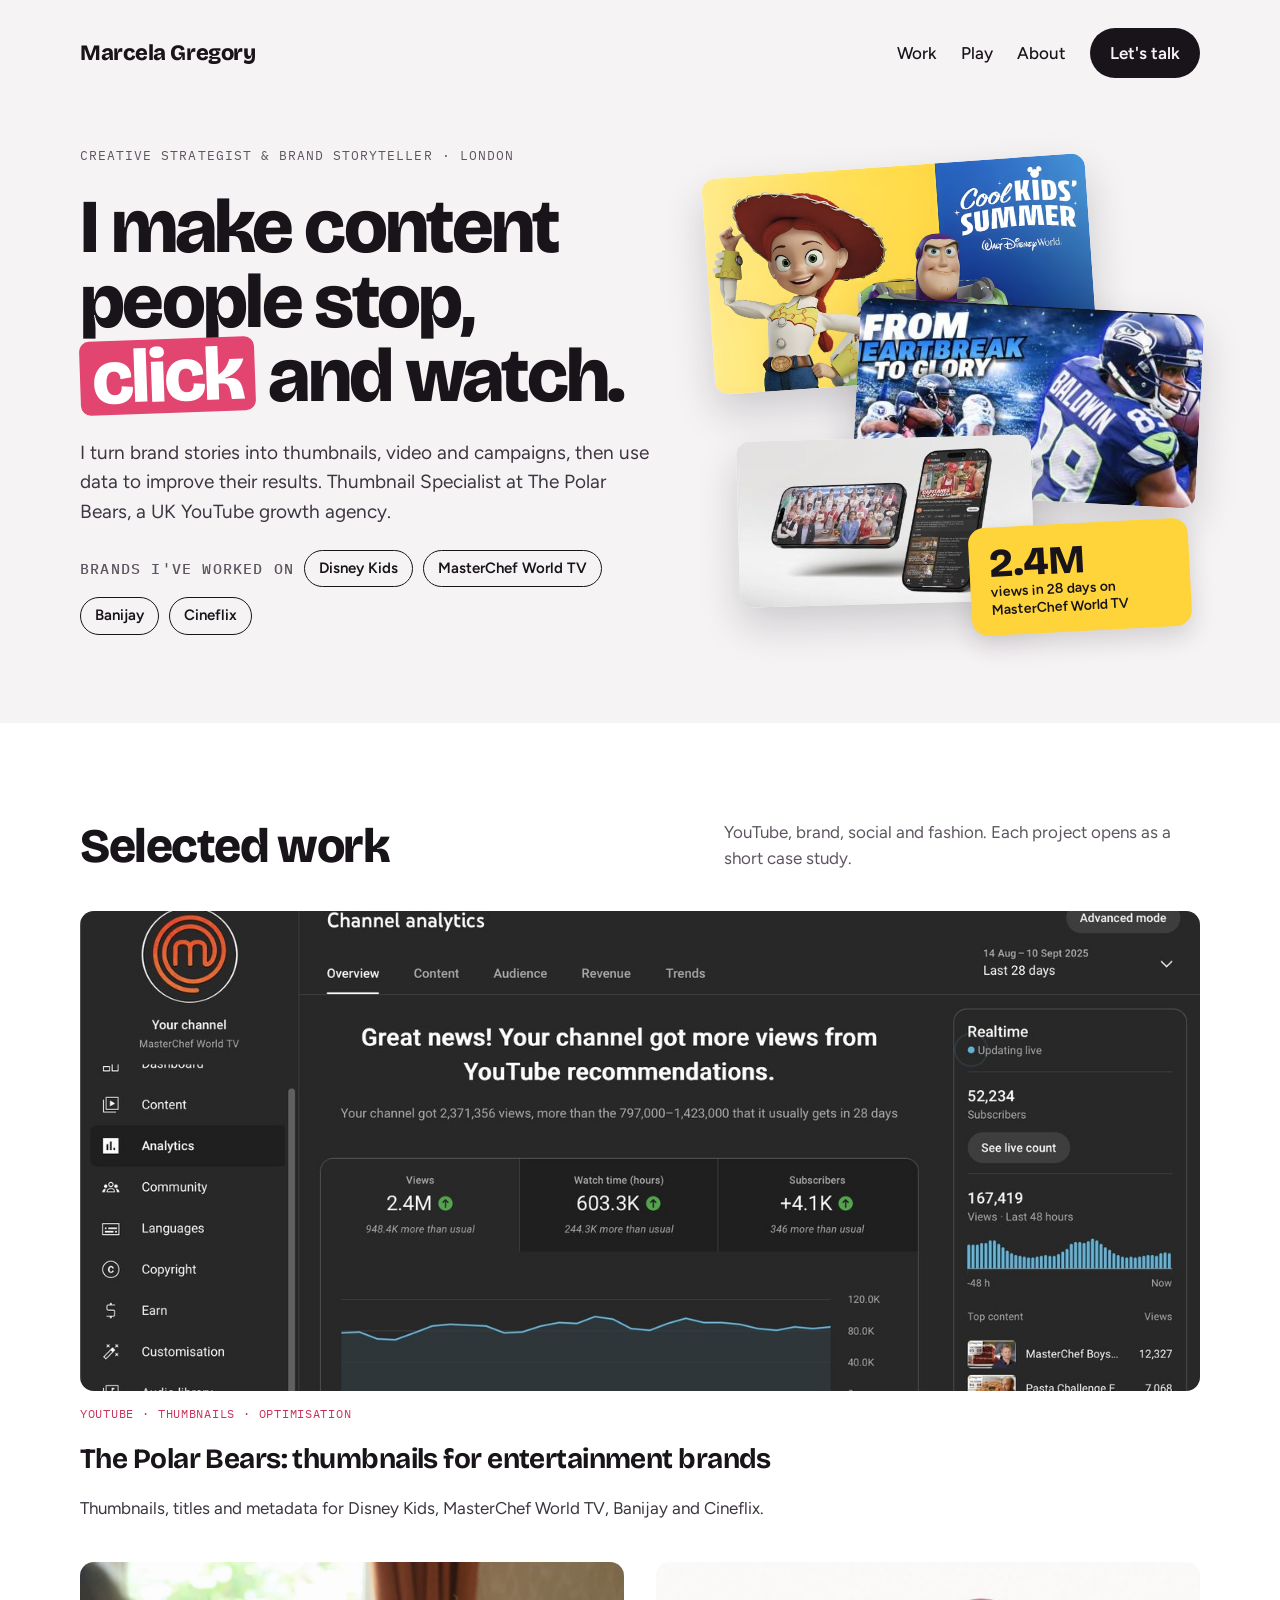
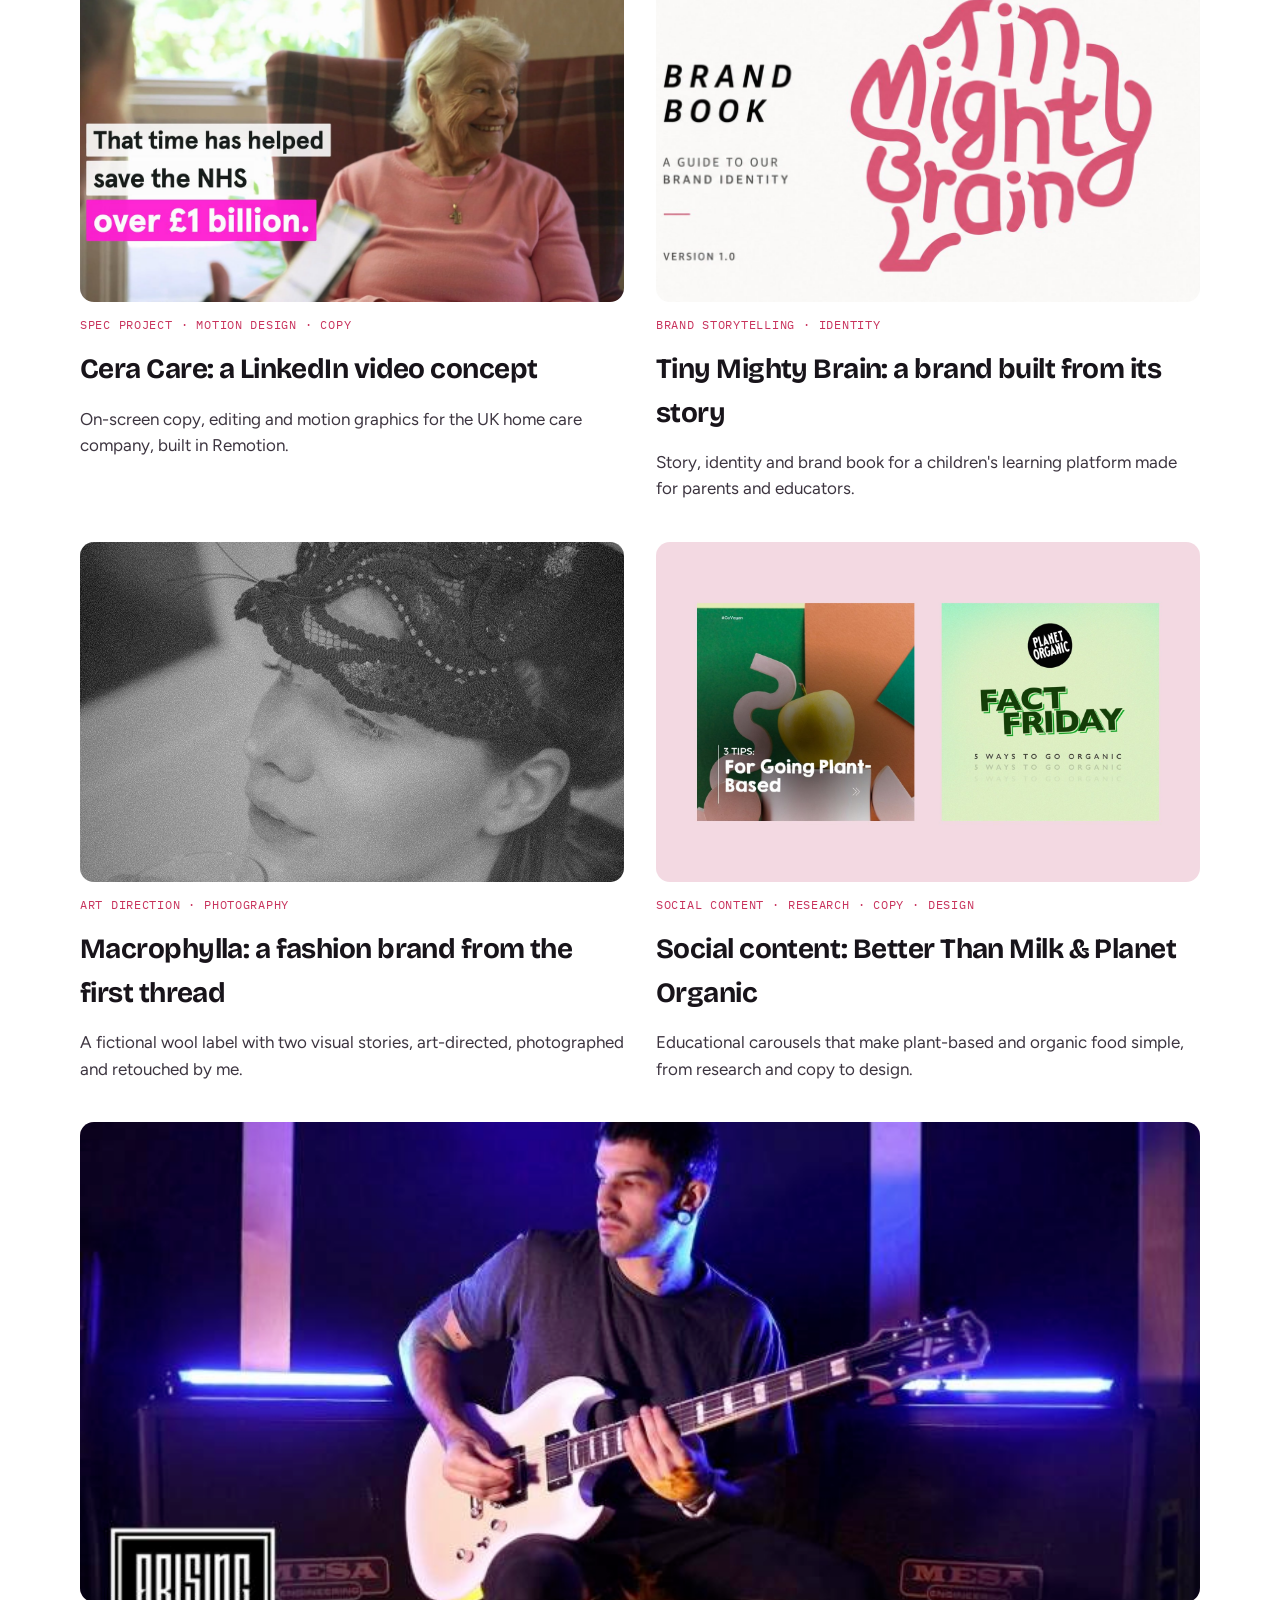
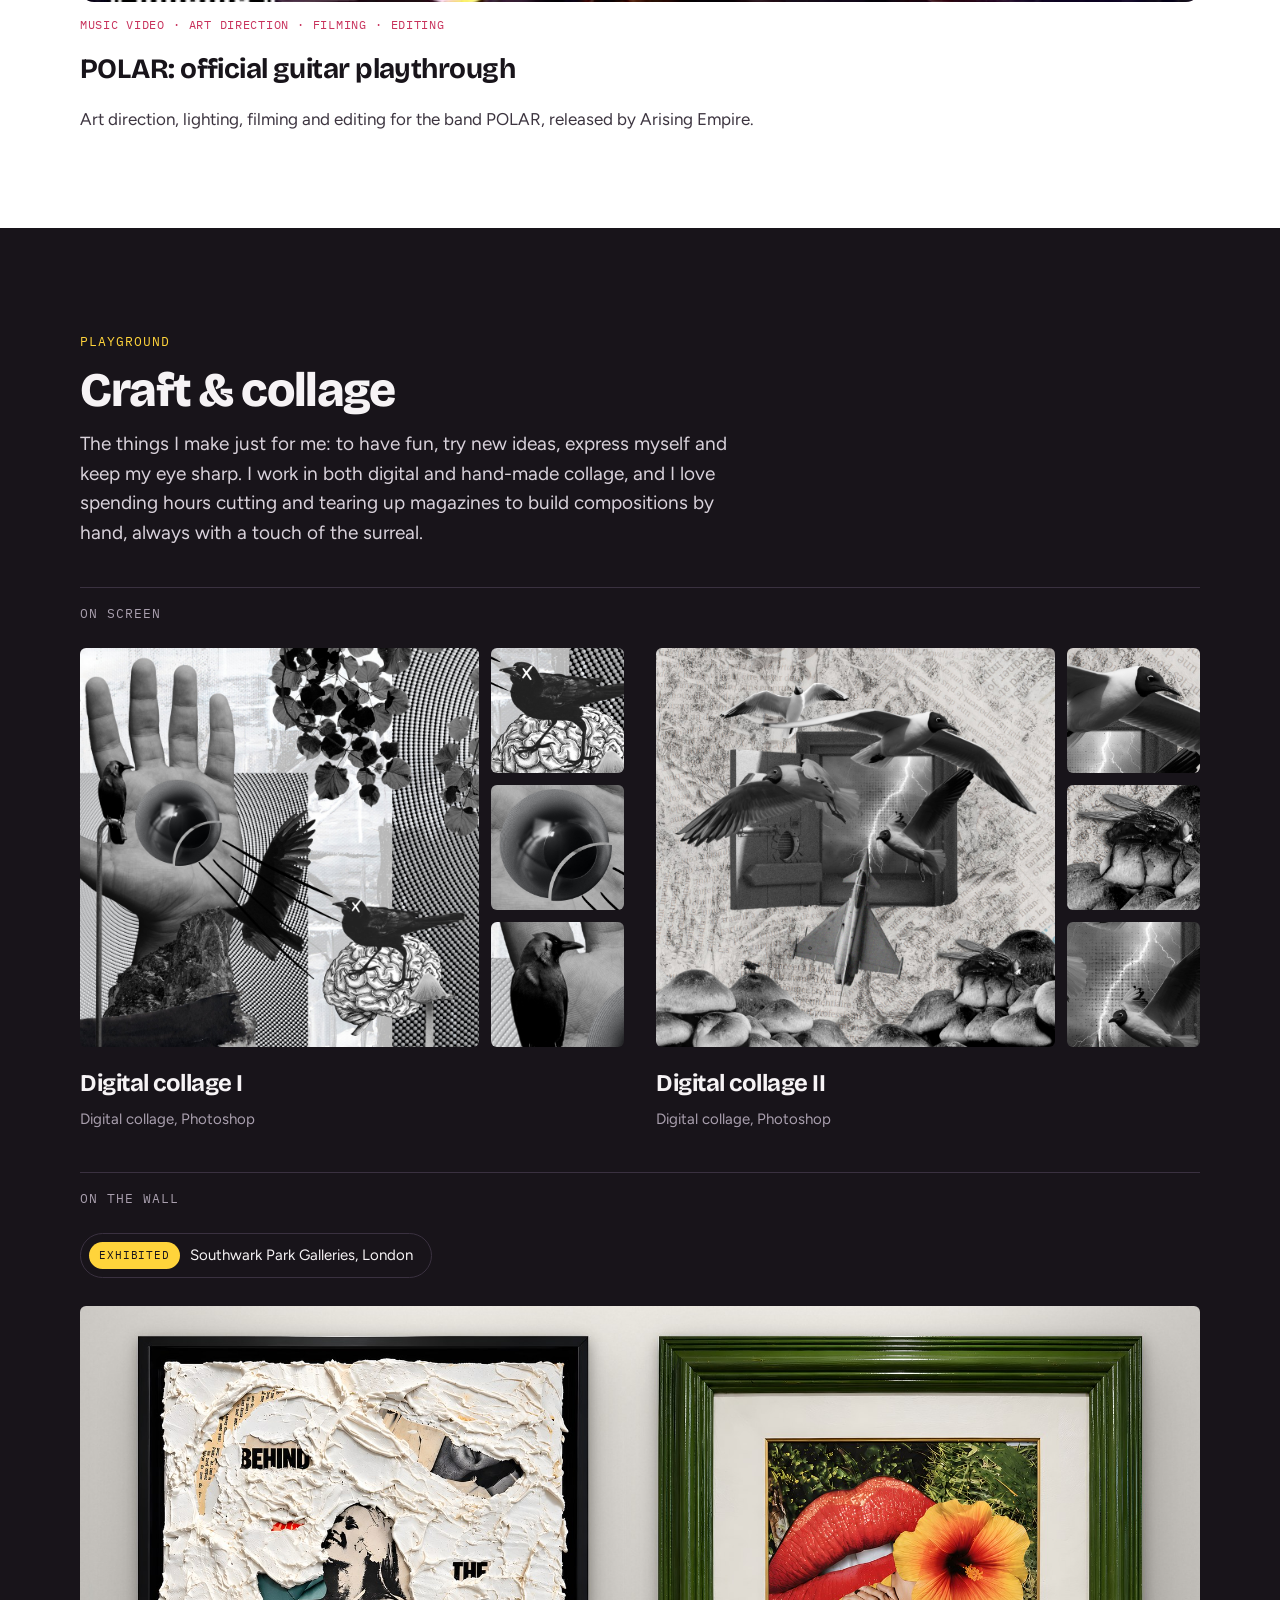
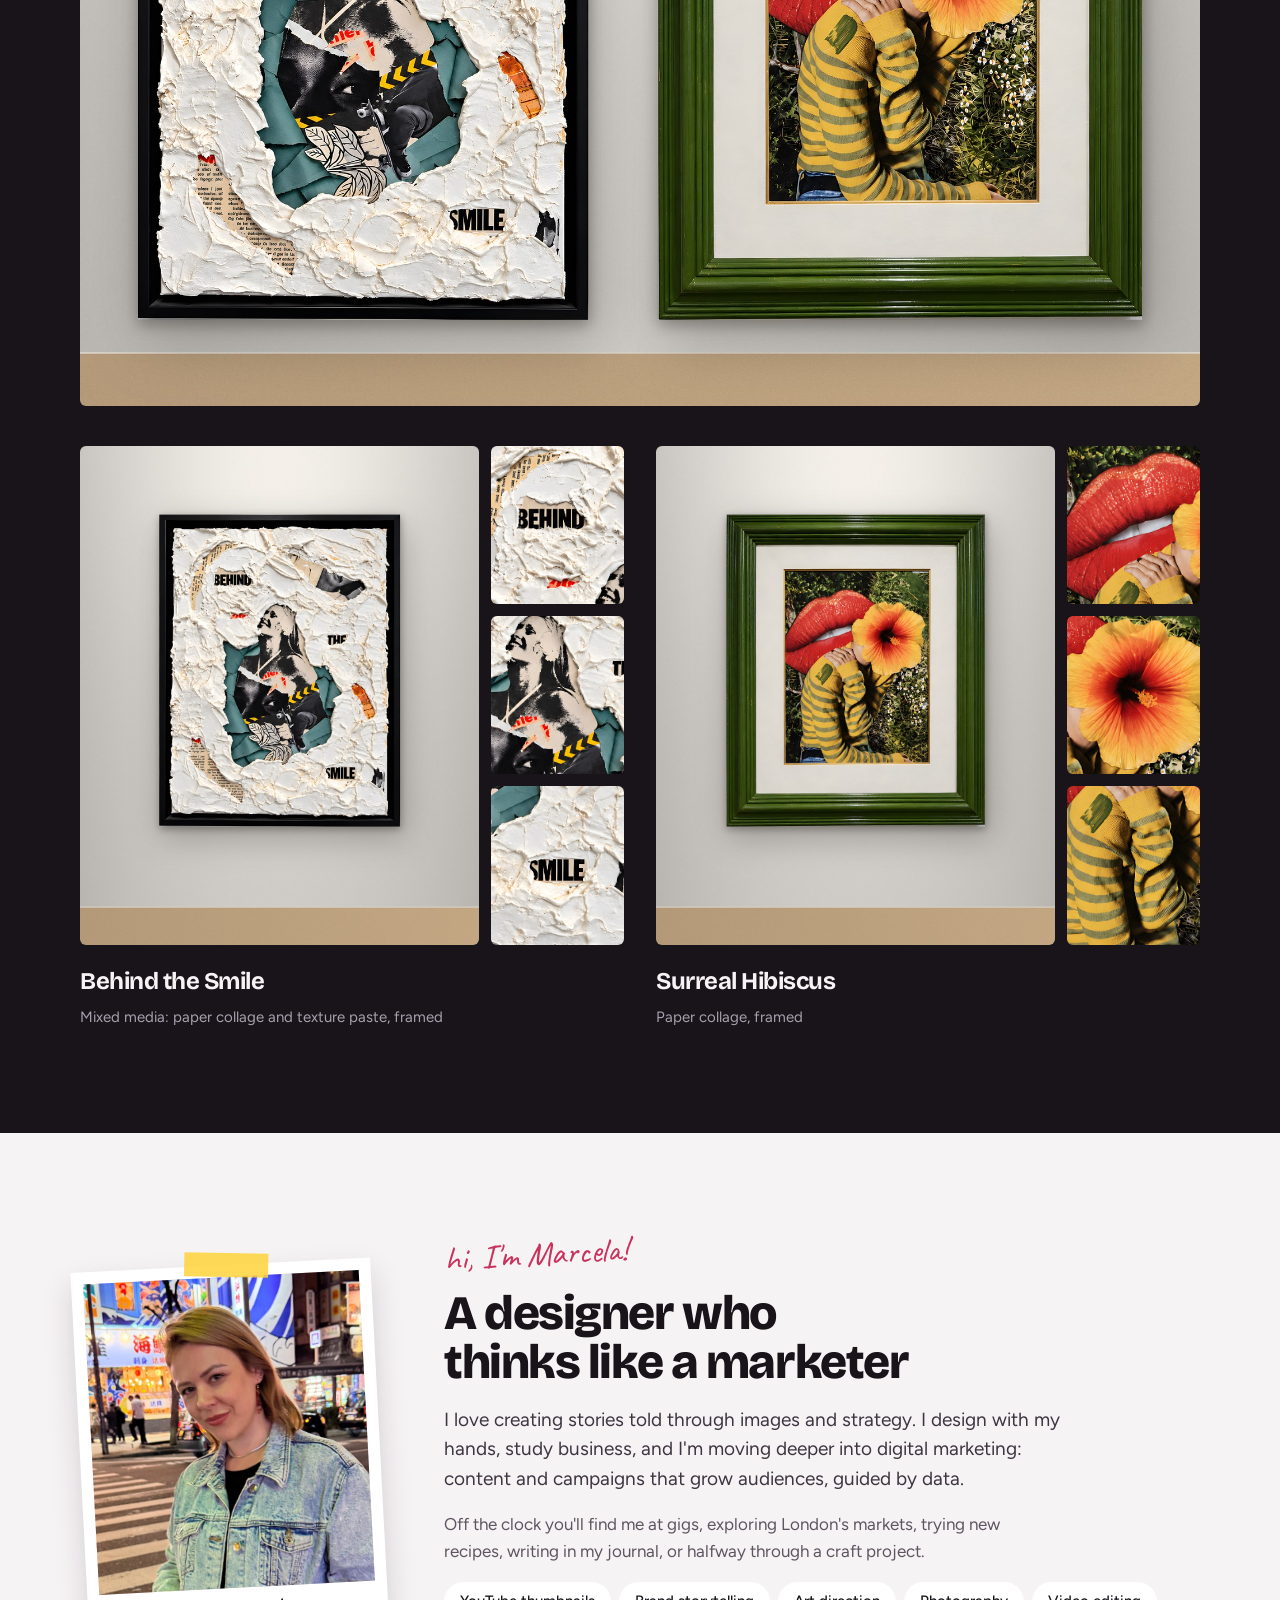
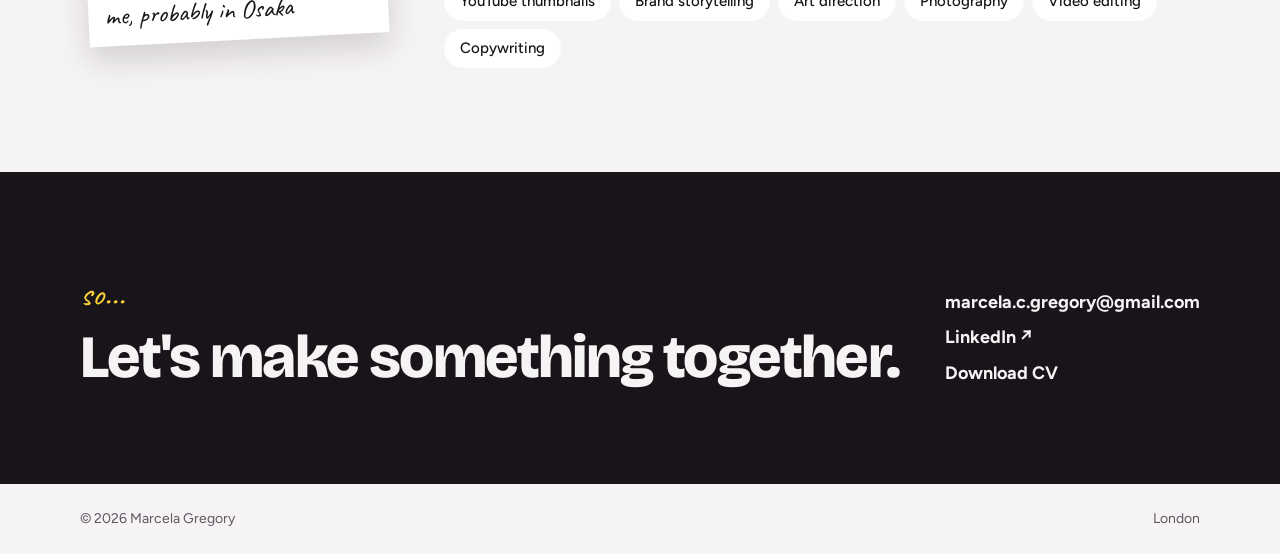
<file: index.html>
<!doctype html>
<html lang="en">
<head>
<!-- Google tag (gtag.js) -->
<script async src="https://www.googletagmanager.com/gtag/js?id=G-DD9KZE2JC9"></script>
<script>
  window.dataLayer = window.dataLayer || [];
  function gtag(){dataLayer.push(arguments);}
  gtag('js', new Date());
  gtag('config', 'G-DD9KZE2JC9');
</script>
<meta charset="utf-8">
<meta name="viewport" content="width=device-width, initial-scale=1, viewport-fit=cover">
<title>Marcela Gregory · Creative Strategist &amp; Brand Storyteller</title>
<meta name="description" content="Marcela Gregory, Creative Strategist and Brand Storyteller in London. Thumbnails, video, campaigns and brand stories for Disney Kids, MasterChef World TV, Banijay and Cineflix.">
<link rel="preconnect" href="https://fonts.googleapis.com">
<link rel="preconnect" href="https://fonts.gstatic.com" crossorigin>
<link rel="stylesheet" href="https://fonts.googleapis.com/css2?family=Bricolage+Grotesque:opsz,wght@12..96,700;12..96,800&family=Figtree:wght@400;500;600&family=IBM+Plex+Mono:wght@500&family=Caveat:wght@600&display=swap">
<link rel="stylesheet" href="style.css">
</head>
<body>
<header class="top">
  <div class="wrap">
    <a class="logo" href="#top">Marcela Gregory</a>
    <nav class="nav" aria-label="Main">
      <a href="#work">Work</a>
      <a href="#play">Play</a>
      <a href="#about">About</a>
      <a class="btn" href="#contact">Let's talk</a>
    </nav>
  </div>
</header>

<main id="top">
  <section class="hero" aria-label="Introduction">
    <div class="wrap">
      <div class="hero-copy">
        <div class="label">Creative Strategist &amp; Brand Storyteller · London</div>
        <h1>I make content people stop, <span class="hl">click</span> and watch.</h1>
        <p>I turn brand stories into thumbnails, video and campaigns, then use data to improve their results. Thumbnail Specialist at The Polar Bears, a UK YouTube growth agency.</p>
        <div class="brands">
          <span class="label">Brands I've worked on</span>
          <span>Disney Kids</span><span>MasterChef World TV</span><span>Banijay</span><span>Cineflix</span>
        </div>
      </div>
      <div class="stack">
        <img class="s1" src="images/disney.jpg" alt="Disney Cool Kids' Summer thumbnail">
        <img class="s2" src="images/seahawks.jpg" alt="NFL documentary thumbnail, From Heartbreak to Glory">
        <img class="s3" src="images/masterchef.jpg" alt="MasterChef thumbnails on phone and tablet">
        <div class="sticker"><strong>2.4M</strong><span>views in 28 days on MasterChef World TV</span></div>
      </div>
    </div>
  </section>

  <section id="work" class="work" aria-labelledby="work-title">
    <div class="wrap">
      <div class="work-head">
        <h2 id="work-title">Selected work</h2>
        <p>YouTube, brand, social and fashion. Each project opens as a short case study.</p>
      </div>
      <div class="grid">
        <a class="card featured" href="the-polar-bears.html">
          <div class="media"><img src="images/analytics.jpg" alt="YouTube analytics for MasterChef World TV"></div>
          <div class="tags"><span>YouTube</span><span>·</span><span>Thumbnails</span><span>·</span><span>Optimisation</span></div>
          <h3>The Polar Bears: thumbnails for entertainment brands</h3>
          <p>Thumbnails, titles and metadata for Disney Kids, MasterChef World TV, Banijay and Cineflix.</p>
        </a>
        <a class="card" href="cera.html">
          <div class="media"><img src="images/cera/cover.jpg" alt="Video frame with the text That time has helped save the NHS over £1 billion, on white and pink panels"></div>
          <div class="tags"><span>Spec project</span><span>·</span><span>Motion design</span><span>·</span><span>Copy</span></div>
          <h3>Cera Care: a LinkedIn video concept</h3>
          <p>On-screen copy, editing and motion graphics for the UK home care company, built in Remotion.</p>
        </a>
        <a class="card" href="tinymighty.html">
          <div class="media"><img src="images/tinymighty.jpg" alt="Tiny Mighty Brain brand book cover"></div>
          <div class="tags"><span>Brand storytelling</span><span>·</span><span>Identity</span></div>
          <h3>Tiny Mighty Brain: a brand built from its story</h3>
          <p>Story, identity and brand book for a children's learning platform made for parents and educators.</p>
        </a>
        <a class="card" href="macrophylla.html">
          <div class="media"><img src="images/macrophylla/cover-bw.jpg" alt="Black and white portrait of the model in a lace cat mask"></div>
          <div class="tags"><span>Art direction</span><span>·</span><span>Photography</span></div>
          <h3>Macrophylla: a fashion brand from the first thread</h3>
          <p>A fictional wool label with two visual stories, art-directed, photographed and retouched by me.</p>
        </a>
        <a class="card" href="social.html">
          <div class="media"><img src="images/social/cover.jpg" alt="Two carousel covers: Better Than Milk's 3 tips for going plant-based and Planet Organic's Fact Friday"></div>
          <div class="tags"><span>Social content</span><span>·</span><span>Research</span><span>·</span><span>Copy</span><span>·</span><span>Design</span></div>
          <h3>Social content: Better Than Milk &amp; Planet Organic</h3>
          <p>Educational carousels that make plant-based and organic food simple, from research and copy to design.</p>
        </a>
        <a class="card featured" href="polar.html">
          <div class="media"><img src="images/polar/cover.jpg" alt="Guitarist in a dark studio lit in blue and amber, playing a white guitar between amp stacks"></div>
          <div class="tags"><span>Music video</span><span>·</span><span>Art direction</span><span>·</span><span>Filming</span><span>·</span><span>Editing</span></div>
          <h3>POLAR: official guitar playthrough</h3>
          <p>Art direction, lighting, filming and editing for the band POLAR, released by Arising Empire.</p>
        </a>
      </div>
    </div>
  </section>

  <section id="play" class="play" aria-labelledby="play-title">
    <div class="wrap">
      <div class="play-head">
        <div class="label">Playground</div>
        <h2 id="play-title">Craft &amp; collage</h2>
        <p>The things I make just for me: to have fun, try new ideas, express myself and keep my eye sharp. I work in both digital and hand-made collage, and I love spending hours cutting and tearing up magazines to build compositions by hand, always with a touch of the surreal.</p>
      </div>
      <div class="play-sub label">On screen</div>
      <div class="artworks">
        <article class="artwork">
          <div class="artwork-media">
            <a class="zoom zoom-main" href="images/collage/zoom/collage-1.jpg"><img class="artwork-main square" src="images/collage/collage-1.jpg" alt="Black and white digital collage: an open hand holding a sphere, crows, a brain and a mushroom over halftone patterns and leaves" loading="lazy"></a>
            <div class="artwork-details">
              <a class="zoom" href="images/collage/zoom/crow-d1.jpg"><img src="images/collage/crow-d1.jpg" alt="Close-up: a crow with white X eyes perched on an engraved brain" loading="lazy"></a>
              <a class="zoom" href="images/collage/zoom/crow-d2.jpg"><img src="images/collage/crow-d2.jpg" alt="Close-up: the glossy sphere resting in the open palm" loading="lazy"></a>
              <a class="zoom" href="images/collage/zoom/crow-d3.jpg"><img src="images/collage/crow-d3.jpg" alt="Close-up: a jackdaw perched on a hooked pole against the hand" loading="lazy"></a>
            </div>
          </div>
          <h3>Digital collage I</h3>
          <p>Digital collage, Photoshop</p>
        </article>
        <article class="artwork">
          <div class="artwork-media">
            <a class="zoom zoom-main" href="images/collage/zoom/collage-2.jpg"><img class="artwork-main square" src="images/collage/collage-2.jpg" alt="Black and white digital collage: seagulls flying from an open safe with lightning, a fighter jet and mushrooms over newspaper texture" loading="lazy"></a>
            <div class="artwork-details">
              <a class="zoom" href="images/collage/zoom/gull-d1.jpg"><img src="images/collage/gull-d1.jpg" alt="Close-up: a black-headed gull mid-flight over newspaper text" loading="lazy"></a>
              <a class="zoom" href="images/collage/zoom/gull-d2.jpg"><img src="images/collage/gull-d2.jpg" alt="Close-up: a fly resting on a mushroom cap" loading="lazy"></a>
              <a class="zoom" href="images/collage/zoom/gull-d3.jpg"><img src="images/collage/gull-d3.jpg" alt="Close-up: lightning inside the open safe as a gull flies out" loading="lazy"></a>
            </div>
          </div>
          <h3>Digital collage II</h3>
          <p>Digital collage, Photoshop</p>
        </article>
      </div>
      <div class="play-sub label">On the wall</div>
      <p class="play-exhibit"><span>Exhibited</span>Southwark Park Galleries, London</p>
      <img class="wall-pair" src="images/collage/wall-pair.jpg" alt="Behind the Smile and Surreal Hibiscus hanging side by side on a light gallery wall" loading="lazy">
      <div class="artworks">
        <article class="artwork">
          <div class="artwork-media">
            <img class="artwork-main" src="images/collage/behind-the-smile.jpg" alt="Behind the Smile: a framed collage where thick white texture paste opens onto a black and white portrait of a smiling woman" loading="lazy">
            <div class="artwork-details">
              <img src="images/collage/behind-d1.jpg" alt="Close-up: the word BEHIND set into the white textured surface" loading="lazy">
              <img src="images/collage/behind-d2.jpg" alt="Close-up: the black and white portrait, torn paper and yellow chevron tape" loading="lazy">
              <img src="images/collage/behind-d3.jpg" alt="Close-up: the word SMILE in the thick white texture" loading="lazy">
            </div>
          </div>
          <h3>Behind the Smile</h3>
          <p>Mixed media: paper collage and texture paste, framed</p>
        </article>
        <article class="artwork">
          <div class="artwork-media">
            <img class="artwork-main" src="images/collage/surreal-hibiscus.jpg" alt="Surreal Hibiscus: a collage in a green frame of red lips and a figure in a striped jumper whose face is a hibiscus flower" loading="lazy">
            <div class="artwork-details">
              <img src="images/collage/hibiscus-d1.jpg" alt="Close-up: glossy red lips" loading="lazy">
              <img src="images/collage/hibiscus-d2.jpg" alt="Close-up: the orange and yellow hibiscus flower" loading="lazy">
              <img src="images/collage/hibiscus-d3.jpg" alt="Close-up: the striped yellow jumper with a green brushstroke" loading="lazy">
            </div>
          </div>
          <h3>Surreal Hibiscus</h3>
          <p>Paper collage, framed</p>
        </article>
      </div>
    </div>
  </section>

  <section id="about" class="about" aria-labelledby="about-title">
    <div class="wrap">
      <div class="polaroid">
        <div class="tape" aria-hidden="true"></div>
        <div class="photo"><img src="images/marcela.jpg" alt="Marcela Gregory in a denim jacket on a neon-lit street at night"></div>
        <div class="cap">me, probably in Osaka</div>
      </div>
      <div class="about-text">
        <span class="hi">hi, I'm Marcela!</span>
        <h2 id="about-title">A designer who thinks like a marketer</h2>
        <p>I love creating stories told through images and strategy. I design with my hands, study business, and I'm moving deeper into digital marketing: content and campaigns that grow audiences, guided by data.</p>
        <p class="small">Off the clock you'll find me at gigs, exploring London's markets, trying new recipes, writing in my journal, or halfway through a craft project.</p>
        <ul class="skills" aria-label="Skills">
          <li>YouTube thumbnails</li><li>Brand storytelling</li><li>Art direction</li><li>Photography</li><li>Video editing</li><li>Copywriting</li>
        </ul>
      </div>
    </div>
  </section>

  <section id="contact" class="close" aria-labelledby="contact-title">
    <div class="wrap">
      <div class="close-head">
        <span class="so">so...</span>
        <h2 id="contact-title">Let's make something together.</h2>
      </div>
      <div class="links">
        <a href="mailto:marcela.c.gregory@gmail.com">marcela.c.gregory@gmail.com</a>
        <a href="https://www.linkedin.com/in/marcelagregory/" target="_blank" rel="noopener">LinkedIn ↗</a>
        <a href="#contact">Download CV</a>
      </div>
    </div>
  </section>
</main>

<footer class="foot">
  <div class="wrap"><span>© 2026 Marcela Gregory</span><span>London</span></div>
</footer>


<dialog class="lightbox" aria-label="Artwork detail">
  <figure>
    <img alt="">
    <figcaption></figcaption>
  </figure>
  <button class="lb-btn lb-close" type="button" aria-label="Close">&times;</button>
  <button class="lb-btn lb-prev" type="button" aria-label="Previous image">&#8592;</button>
  <button class="lb-btn lb-next" type="button" aria-label="Next image">&#8594;</button>
</dialog>
<script>
(() => {
  const dlg = document.querySelector('.lightbox');
  if (!dlg || !dlg.showModal) return;
  const img = dlg.querySelector('img'), cap = dlg.querySelector('figcaption');
  let group = [], i = 0;
  const show = () => {
    const a = group[i], t = a.querySelector('img');
    img.src = a.getAttribute('href'); img.alt = t.alt; cap.textContent = t.alt;
    dlg.classList.toggle('single', group.length < 2);
  };
  document.addEventListener('click', e => {
    const a = e.target.closest('a.zoom');
    if (!a) return;
    e.preventDefault();
    group = [...a.closest('.artwork').querySelectorAll('a.zoom')];
    i = group.indexOf(a); show(); dlg.showModal();
  });
  const step = d => { i = (i + d + group.length) % group.length; show(); };
  dlg.querySelector('.lb-close').onclick = () => dlg.close();
  dlg.querySelector('.lb-prev').onclick = () => step(-1);
  dlg.querySelector('.lb-next').onclick = () => step(1);
  dlg.addEventListener('click', e => { if (e.target === dlg || e.target.tagName === 'FIGURE') dlg.close(); });
  dlg.addEventListener('keydown', e => { if (e.key === 'ArrowRight') step(1); if (e.key === 'ArrowLeft') step(-1); });
})();
</script>
</body>
</html>
</file>
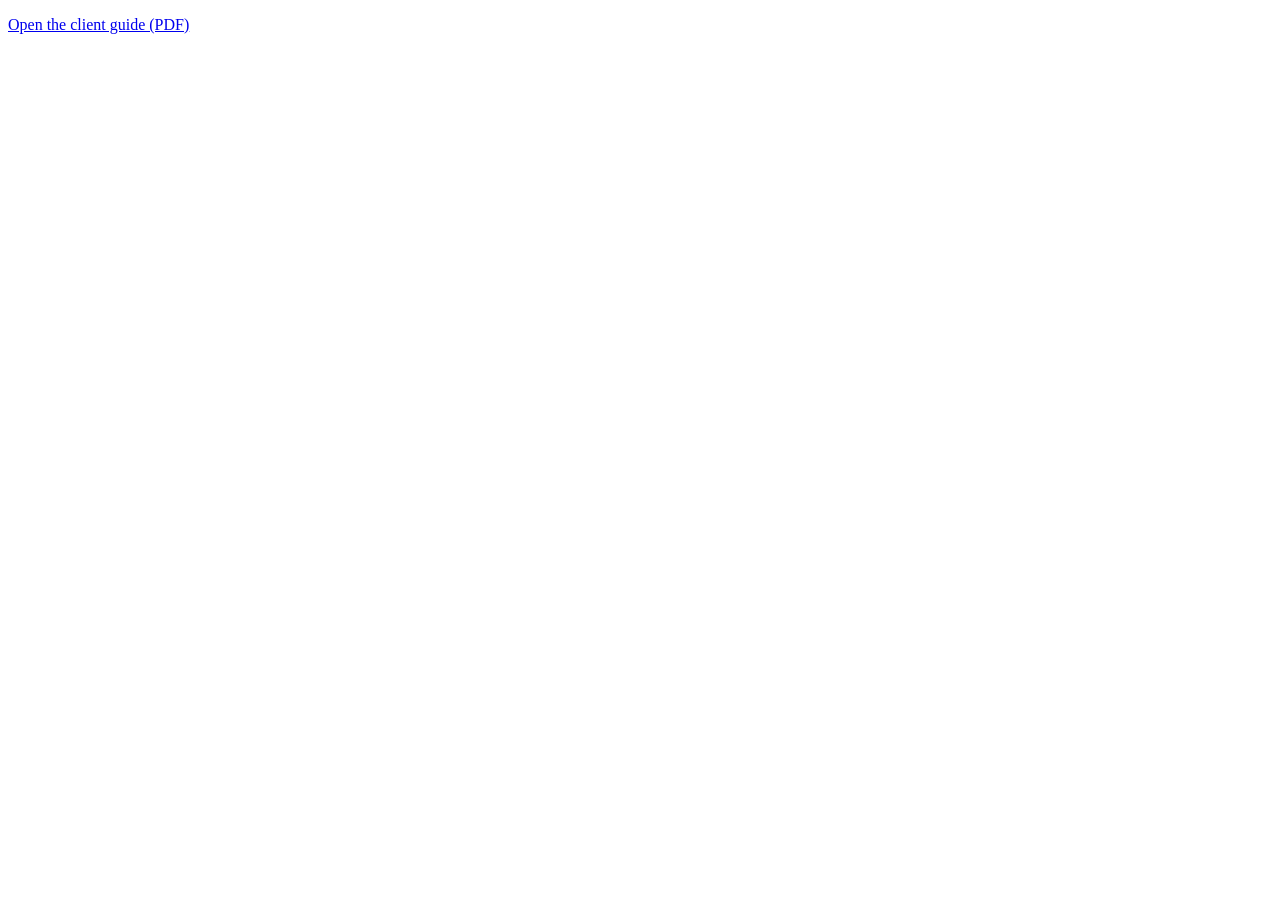
<file: guide/index.html>
<!doctype html>
<html lang="en">
<head>
<!-- Google tag (gtag.js) -->
<script async src="https://www.googletagmanager.com/gtag/js?id=G-DD9KZE2JC9"></script>
<script>
  window.dataLayer = window.dataLayer || [];
  function gtag(){dataLayer.push(arguments);}
  gtag('js', new Date());
  gtag('config', 'G-DD9KZE2JC9');
</script>
<meta charset="utf-8">
<meta name="robots" content="noindex, nofollow">
<meta http-equiv="refresh" content="0; url=marcela-gregory-guide.pdf">
<title>Client guide · Marcela Gregory</title>
</head>
<body>
<p><a href="marcela-gregory-guide.pdf">Open the client guide (PDF)</a></p>
</body>
</html>
</file>
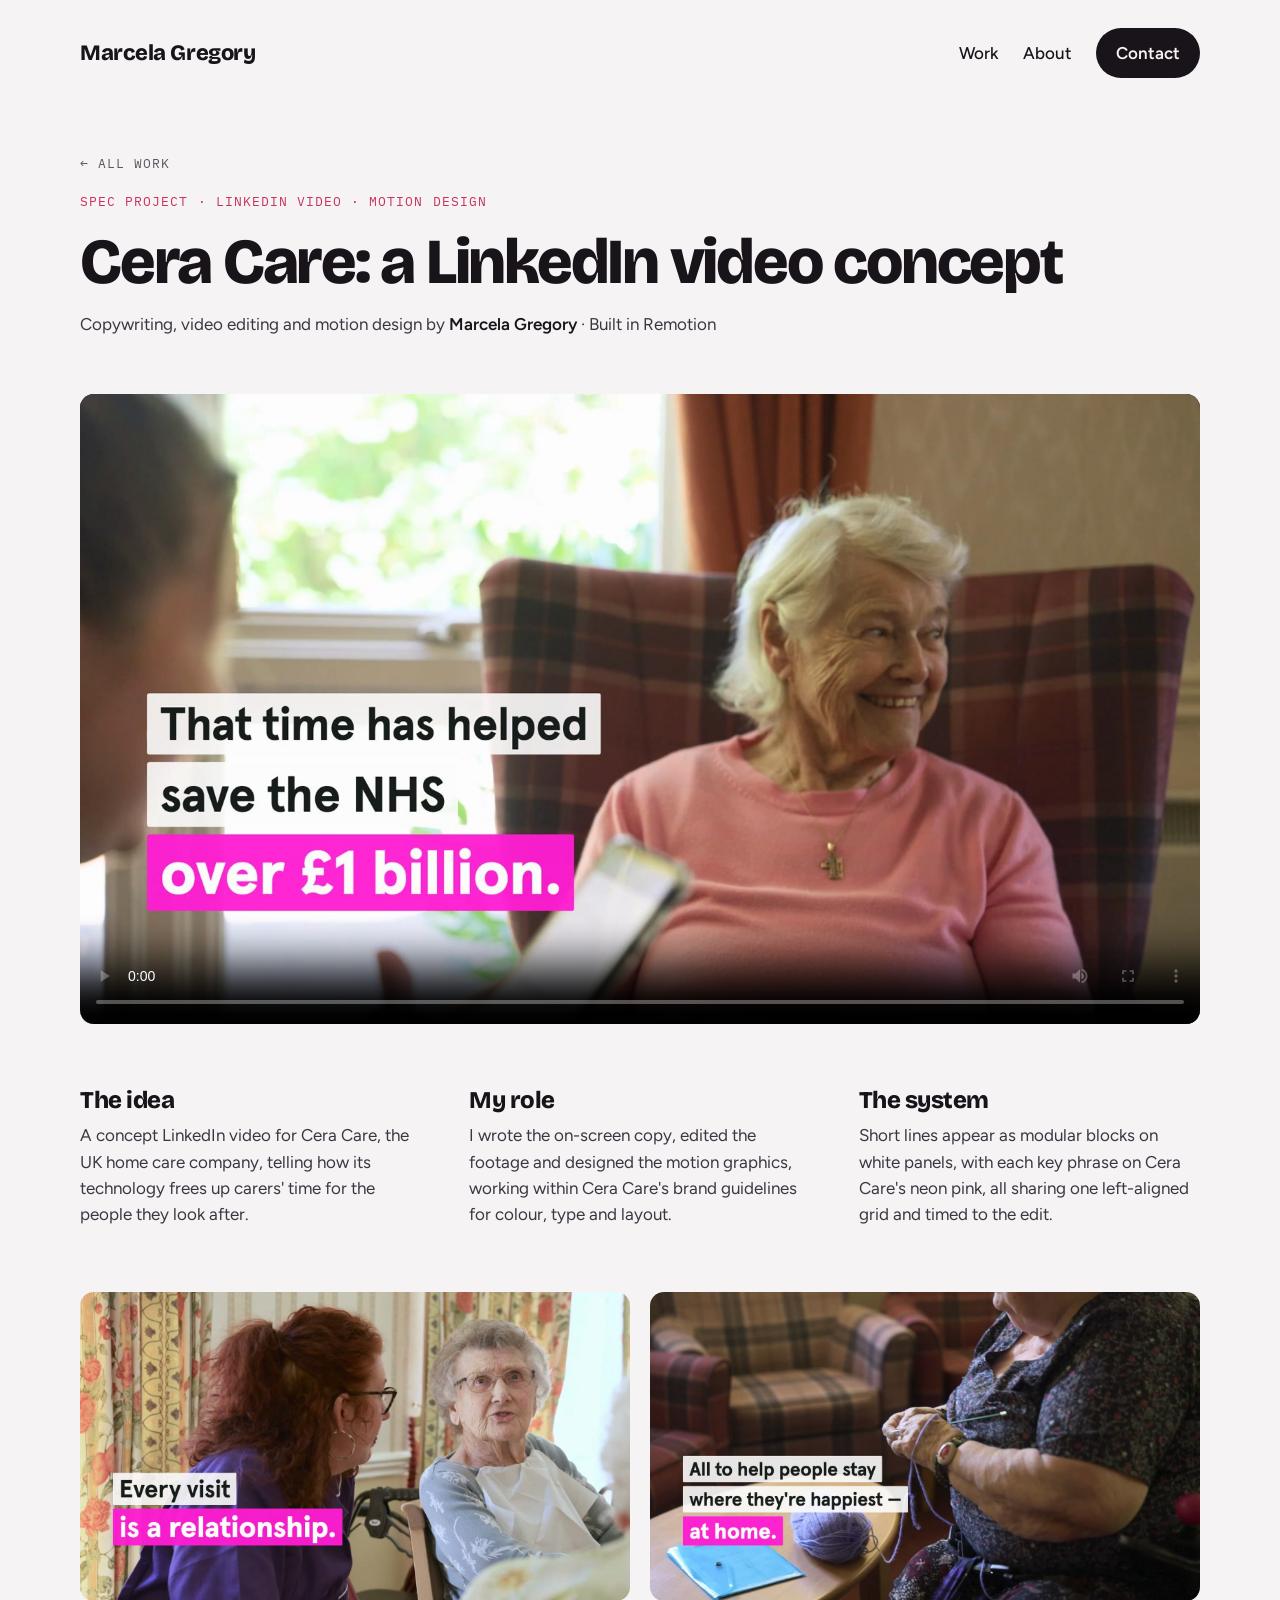
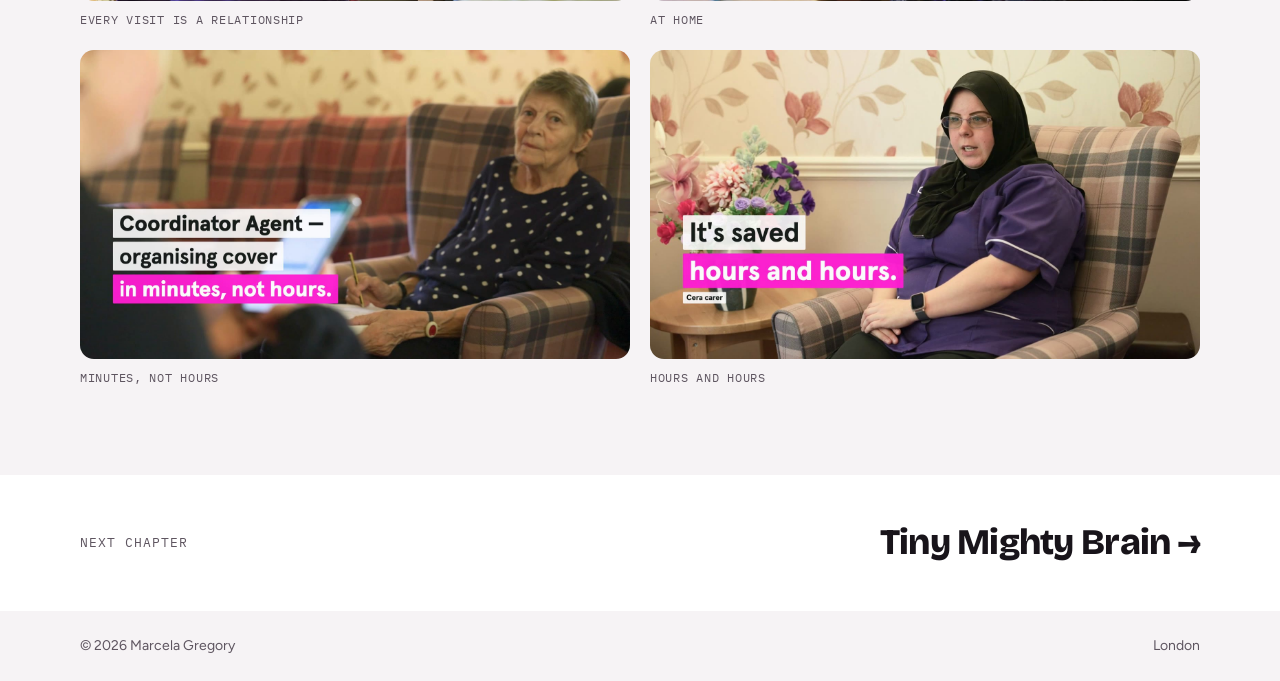
<file: cera.html>
<!doctype html>
<html lang="en">
<head>
<!-- Google tag (gtag.js) -->
<script async src="https://www.googletagmanager.com/gtag/js?id=G-DD9KZE2JC9"></script>
<script>
  window.dataLayer = window.dataLayer || [];
  function gtag(){dataLayer.push(arguments);}
  gtag('js', new Date());
  gtag('config', 'G-DD9KZE2JC9');
</script>
<meta charset="utf-8">
<meta name="viewport" content="width=device-width, initial-scale=1, viewport-fit=cover">
<title>Cera Care · LinkedIn video concept · Marcela Gregory</title>
<meta name="description" content="A spec LinkedIn video concept for Cera Care, the UK home care company: on-screen copy, video editing and motion design by Marcela Gregory, built in Remotion.">
<link rel="preconnect" href="https://fonts.googleapis.com">
<link rel="preconnect" href="https://fonts.gstatic.com" crossorigin>
<link rel="stylesheet" href="https://fonts.googleapis.com/css2?family=Bricolage+Grotesque:opsz,wght@12..96,700;12..96,800&family=Figtree:wght@400;500;600&family=IBM+Plex+Mono:wght@500&family=Caveat:wght@600&display=swap">
<link rel="stylesheet" href="style.css">
</head>
<body>

<header class="site-header">
  <div class="wrap">
    <a class="logo" href="index.html">Marcela Gregory</a>
    <nav class="nav" aria-label="Main">
      <a href="index.html#work">Work</a>
      <a href="index.html#about">About</a>
      <a class="nav-contact" href="index.html#contact">Contact</a>
    </nav>
  </div>
</header>

<main>
  <section class="wrap case-hero">
    <a class="back" href="index.html#work">← All work</a>
    <div class="label">Spec project · LinkedIn video · Motion design</div>
    <h1>Cera Care: a LinkedIn video concept</h1>
    <p class="credits">Copywriting, video editing and motion design by <strong>Marcela Gregory</strong> · Built in Remotion</p>
  </section>

  <div class="wrap">
    <video class="case-video" controls playsinline preload="metadata" poster="images/cera/cover.jpg">
      <source src="videos/cera-concept.mp4" type="video/mp4">
      Your browser can't play this video. <a href="videos/cera-concept.mp4">Download it here</a>.
    </video>
  </div>

  <div class="wrap case-body">
    <section>
      <h2>The idea</h2>
      <p>A concept LinkedIn video for Cera Care, the UK home care company, telling how its technology frees up carers' time for the people they look after.</p>
    </section>
    <section>
      <h2>My role</h2>
      <p>I wrote the on-screen copy, edited the footage and designed the motion graphics, working within Cera Care's brand guidelines for colour, type and layout.</p>
    </section>
    <section>
      <h2>The system</h2>
      <p>Short lines appear as modular blocks on white panels, with each key phrase on Cera Care's neon pink, all sharing one left-aligned grid and timed to the edit.</p>
    </section>
  </div>

  <div class="wrap gallery">
    <figure><img src="images/cera/frame-4.jpg" alt="Video frame: carer and elderly woman talking, with the text Every visit / is a relationship." loading="lazy"><figcaption>Every visit is a relationship</figcaption></figure>
    <figure><img src="images/cera/frame-25.jpg" alt="Video frame: hands knitting, with the text All to help people stay / where they're happiest / at home." loading="lazy"><figcaption>At home</figcaption></figure>
    <figure><img src="images/cera/frame-31.jpg" alt="Video frame: woman in an armchair, with the text Coordinator Agent / organising cover / in minutes, not hours." loading="lazy"><figcaption>Minutes, not hours</figcaption></figure>
    <figure><img src="images/cera/frame-35.jpg" alt="Video frame: a Cera carer in uniform, with the quote It's saved / hours and hours." loading="lazy"><figcaption>Hours and hours</figcaption></figure>
  </div>
</main>

<nav class="next" aria-label="Next project">
  <div class="wrap">
    <span class="label">Next chapter</span>
    <a href="tinymighty.html">Tiny Mighty Brain →</a>
  </div>
</nav>

<footer class="footer">
  <div class="wrap">
    <span>© 2026 Marcela Gregory</span>
    <span>London</span>
  </div>
</footer>

</body>
</html>
</file>
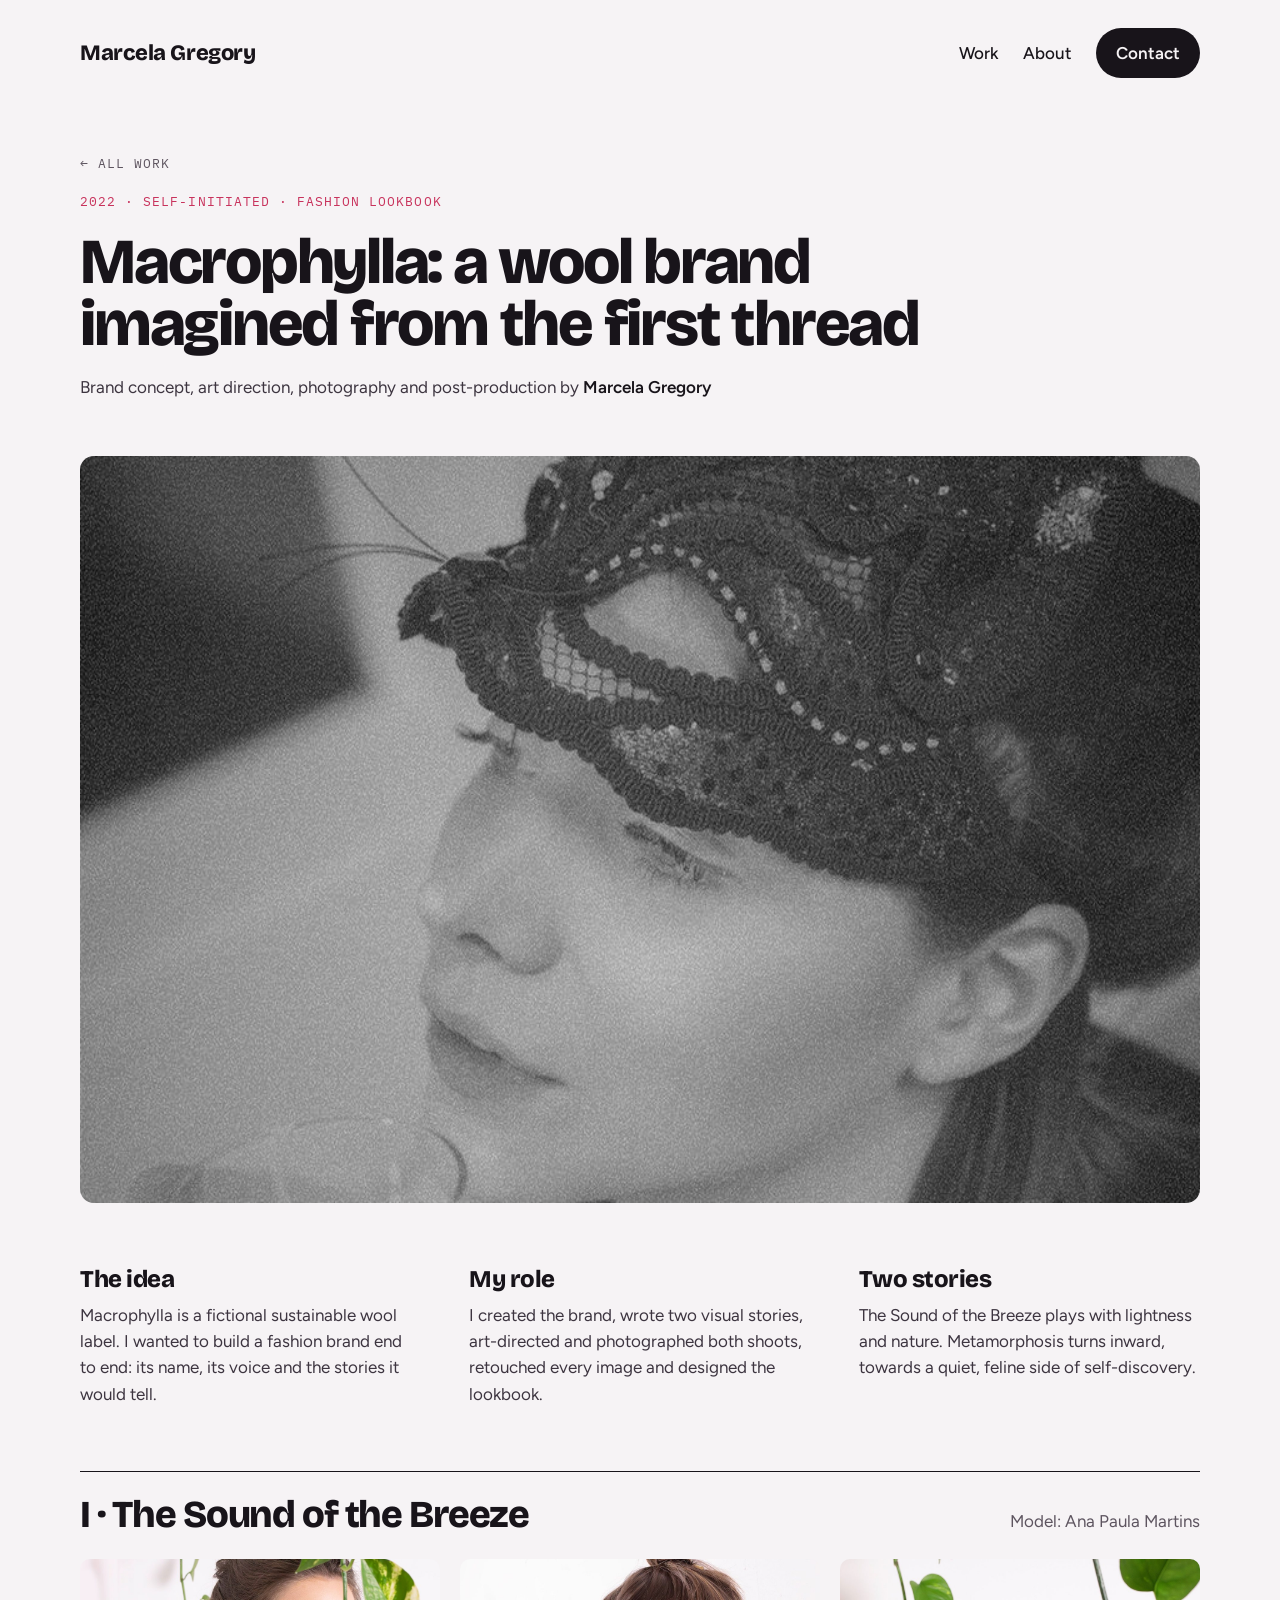
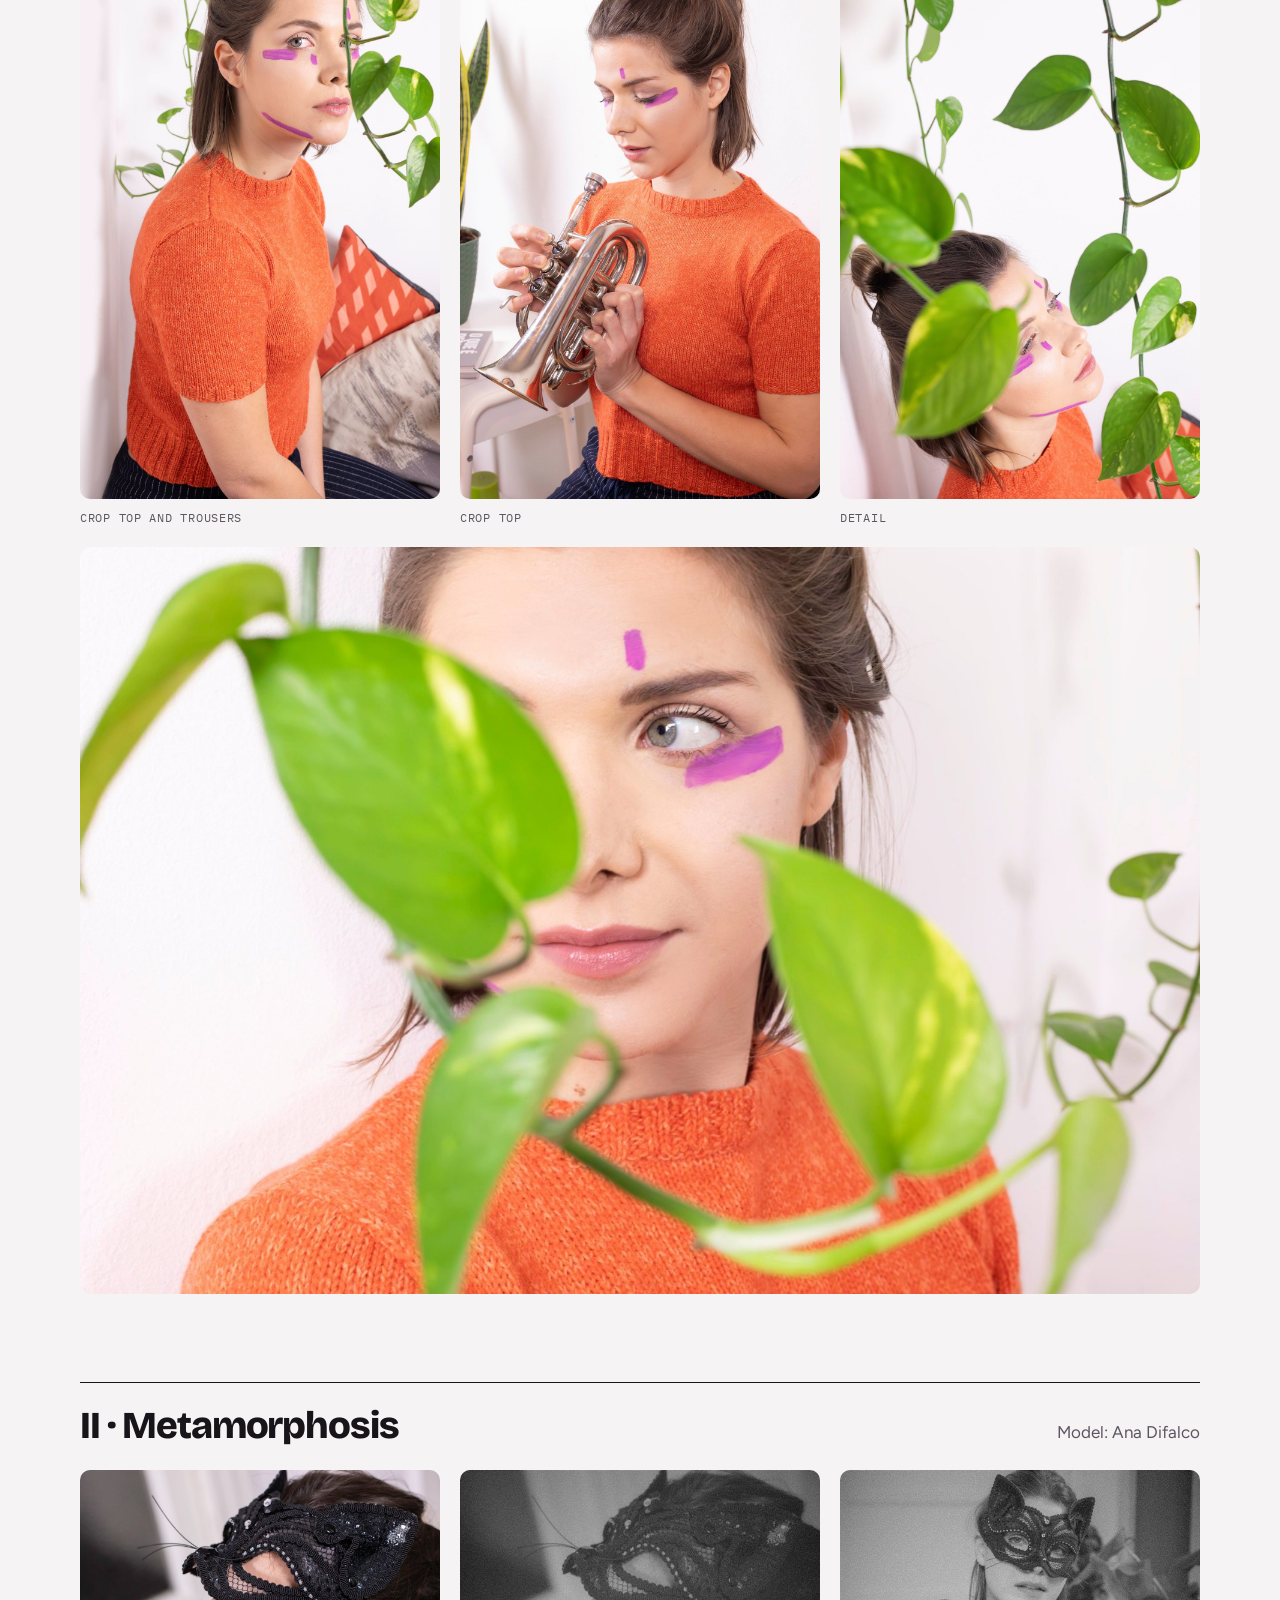
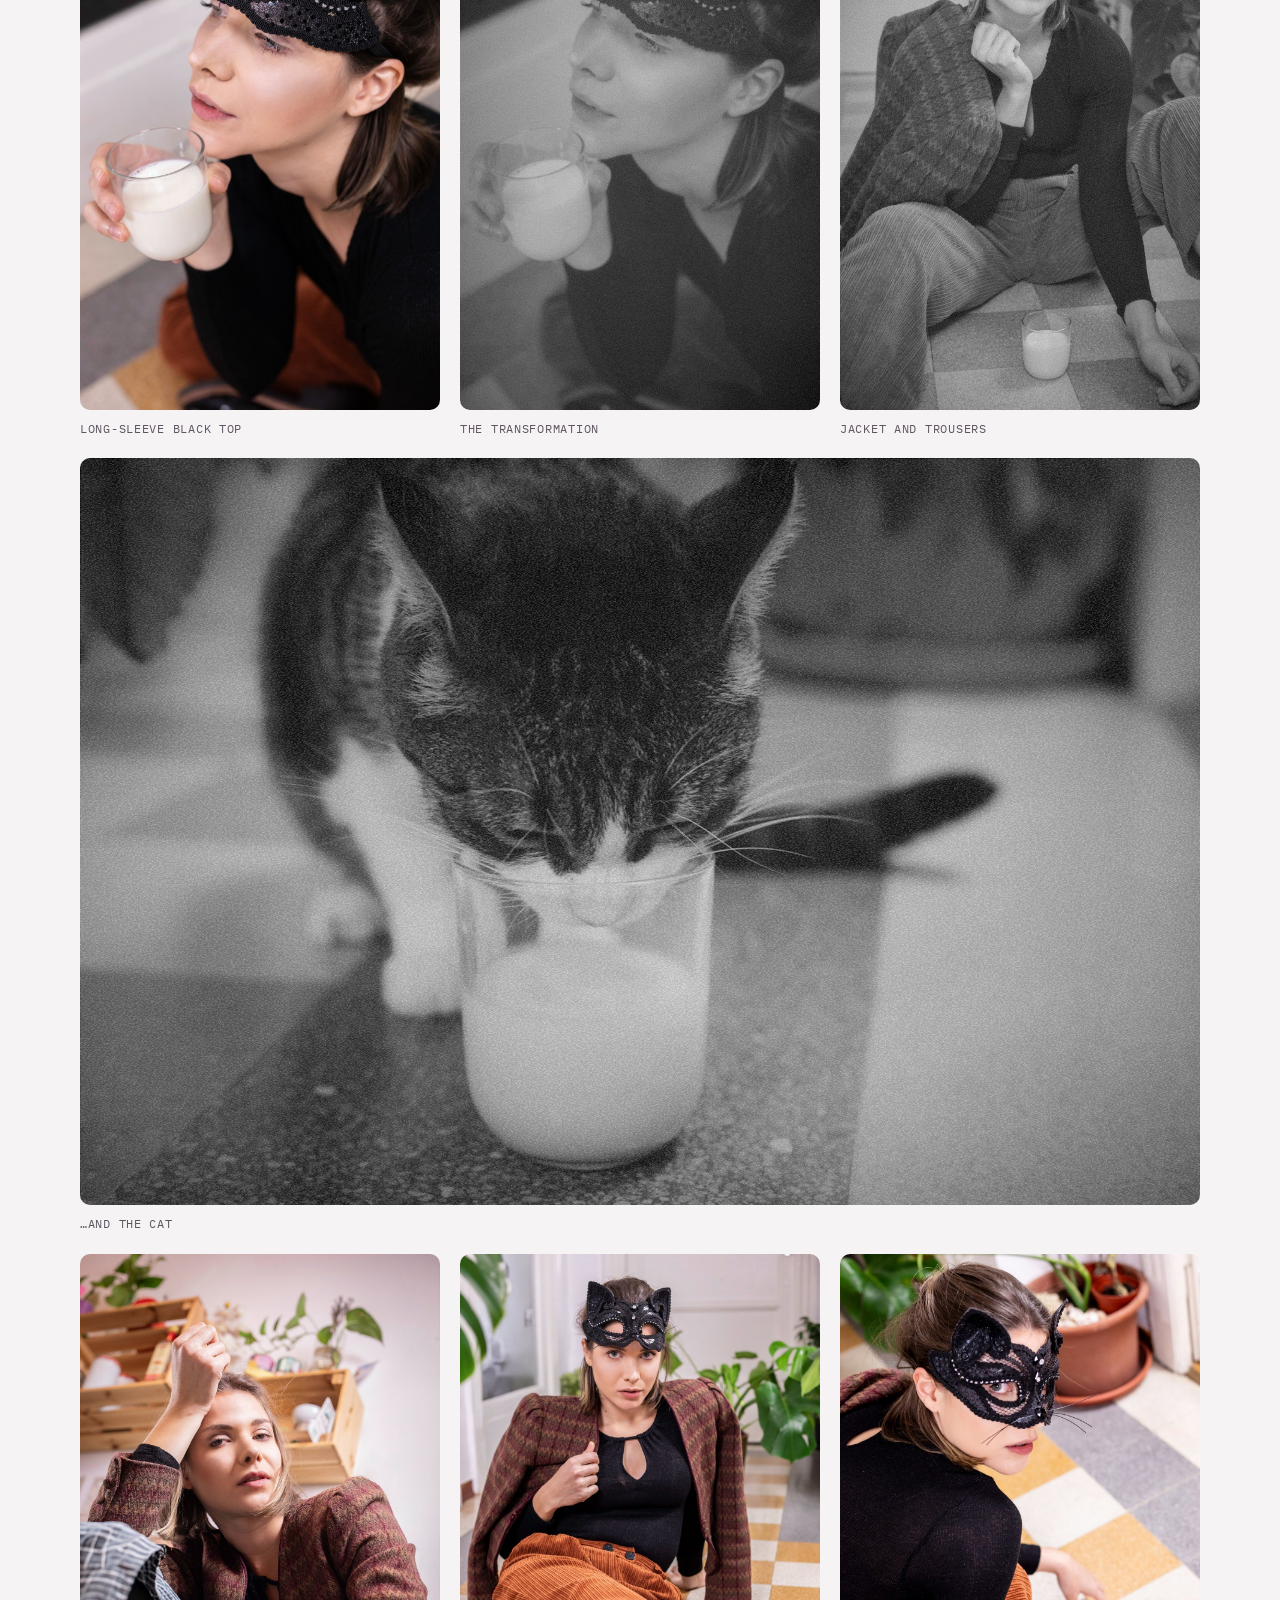
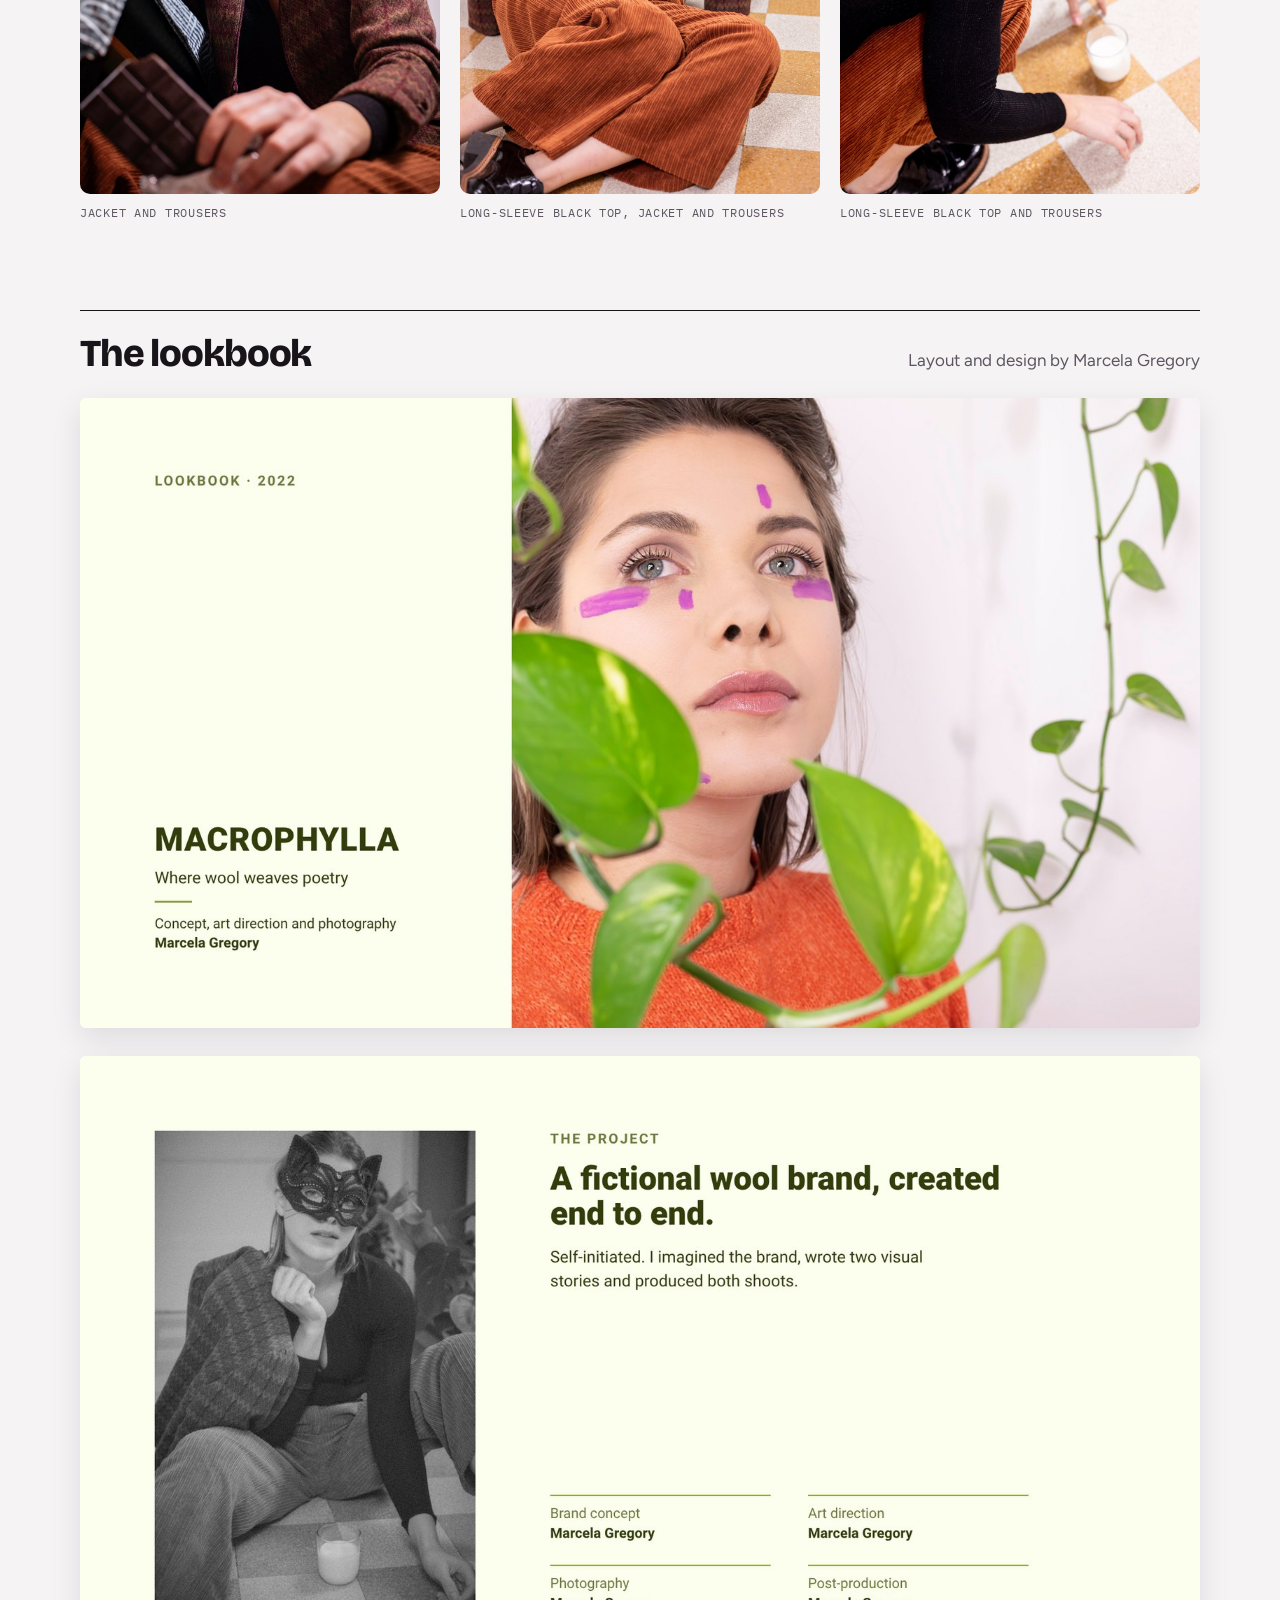
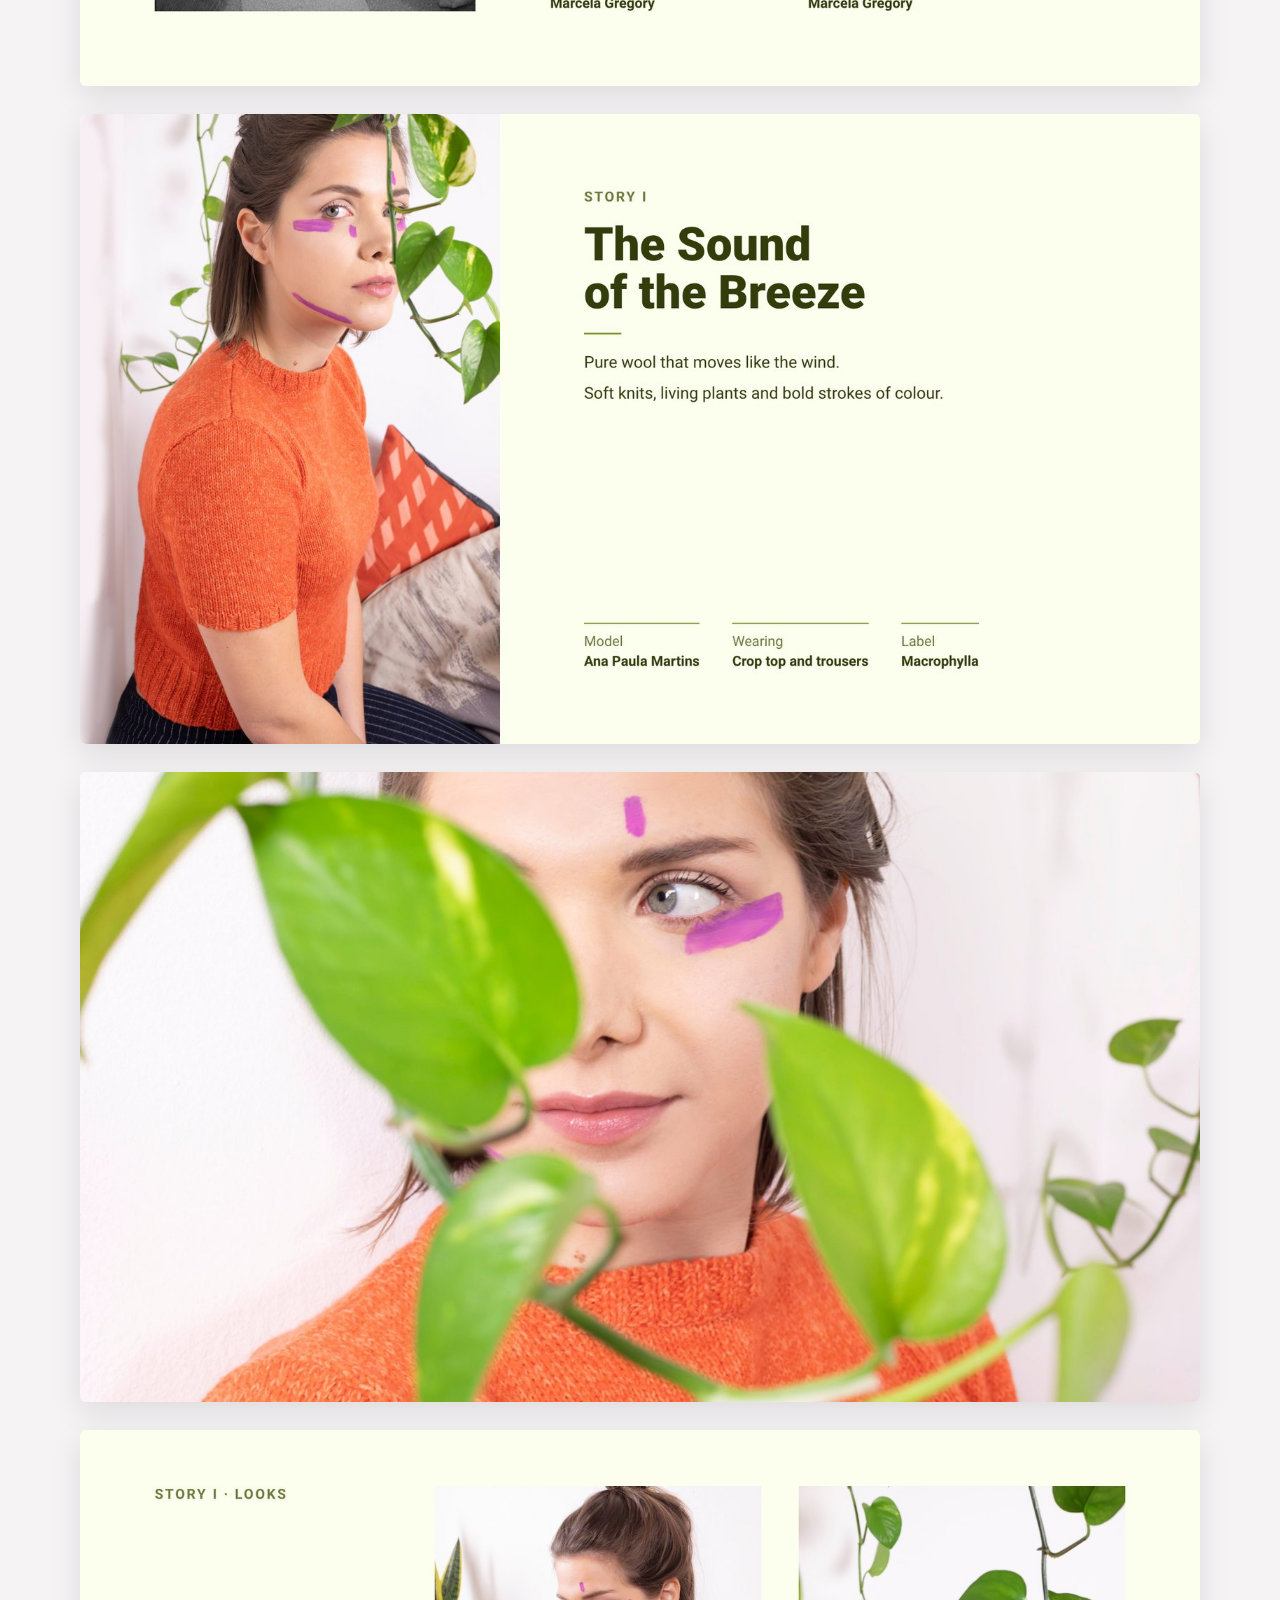
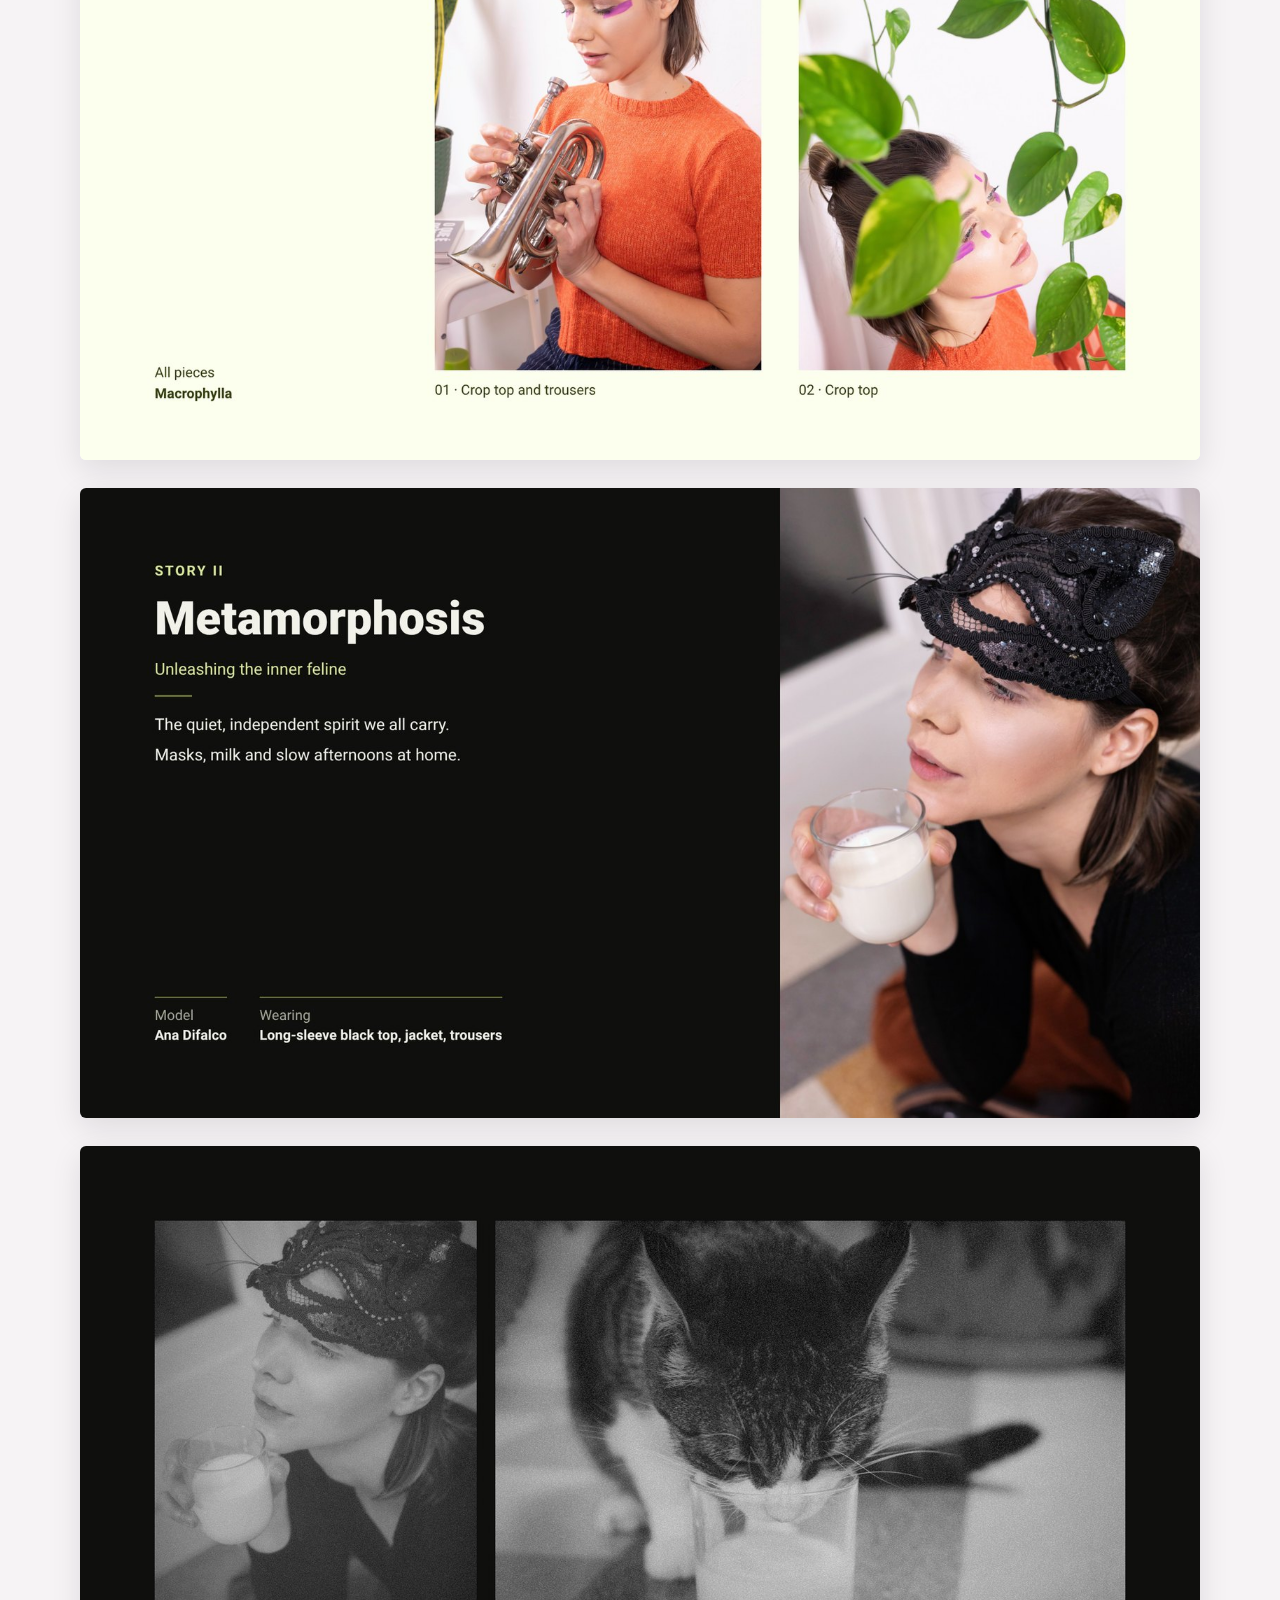
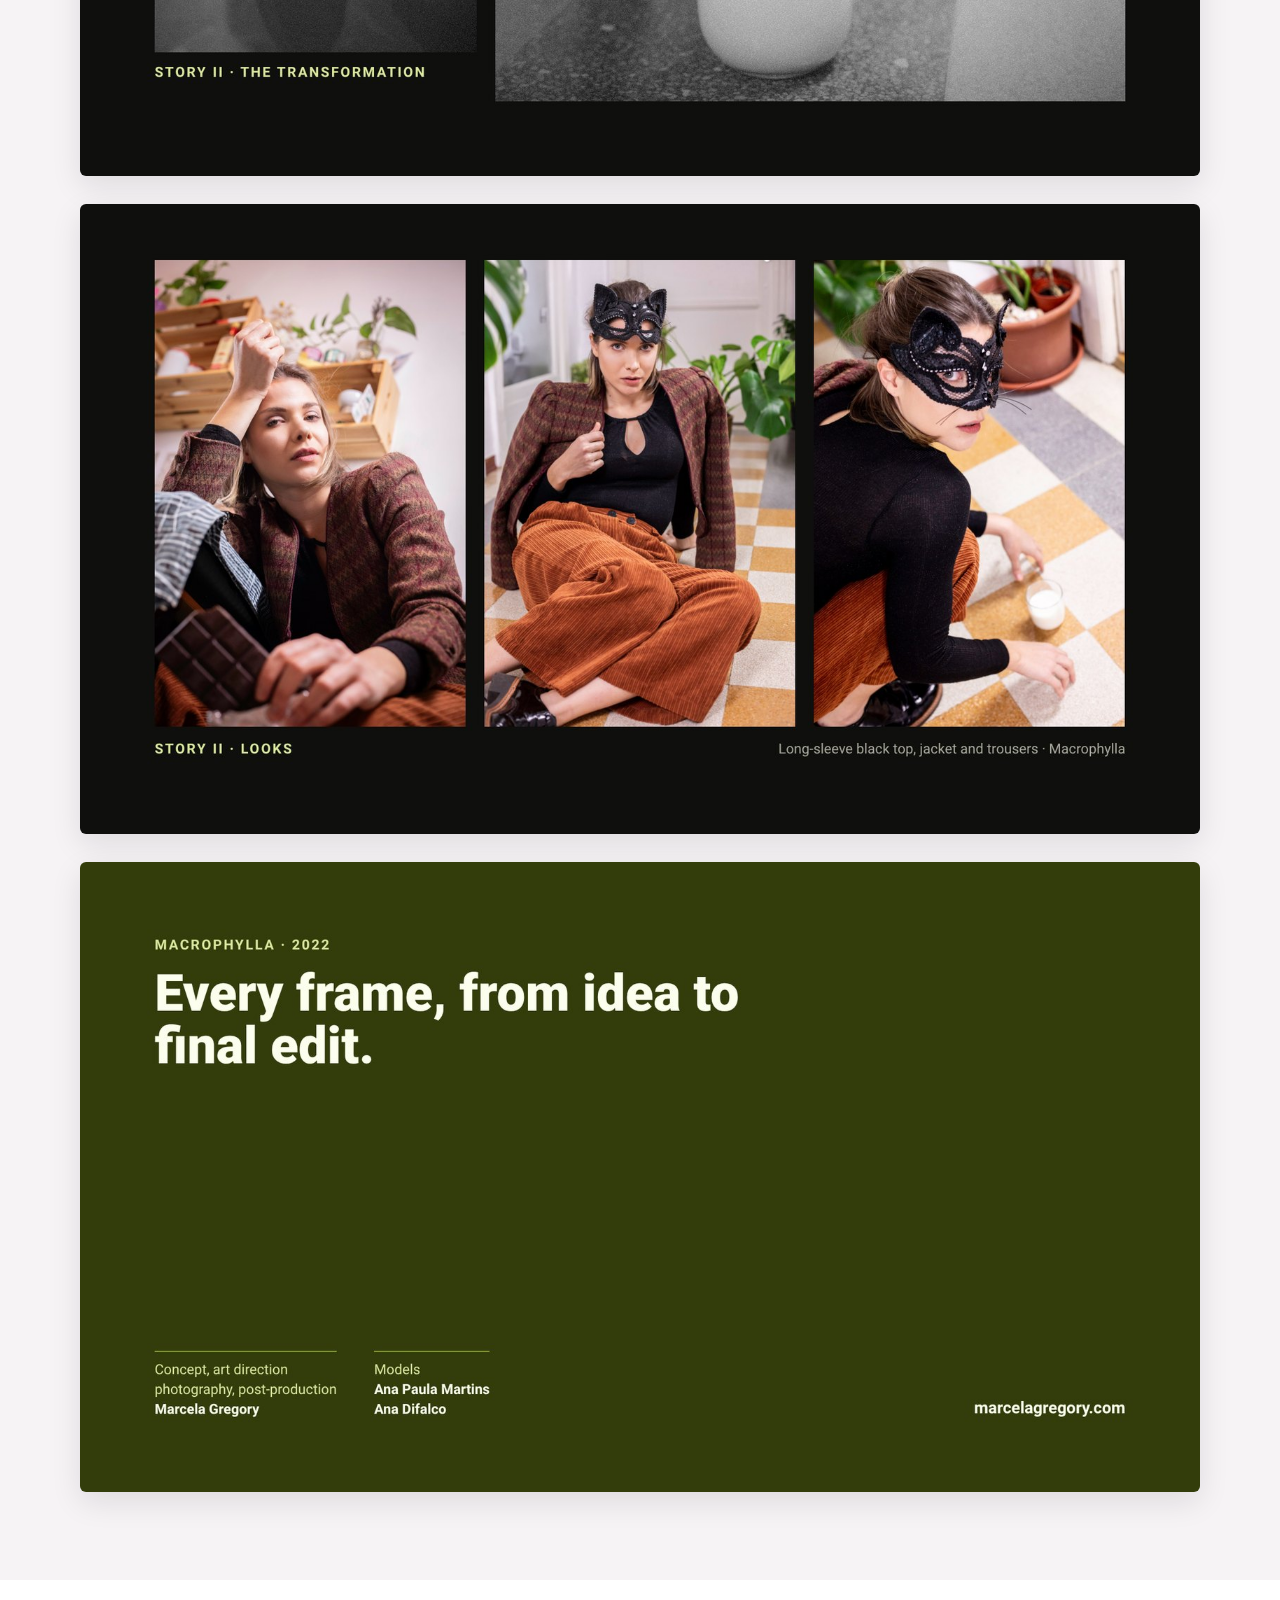
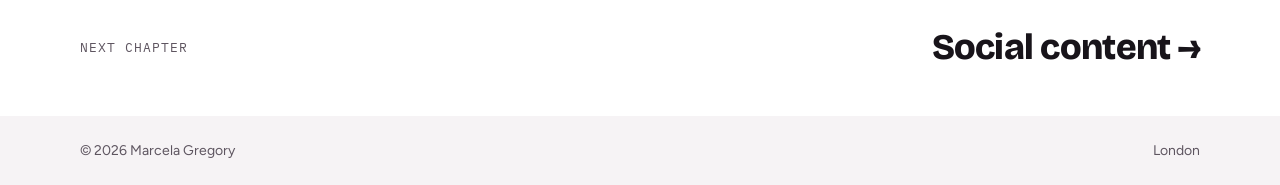
<file: macrophylla.html>
<!doctype html>
<html lang="en">
<head>
<!-- Google tag (gtag.js) -->
<script async src="https://www.googletagmanager.com/gtag/js?id=G-DD9KZE2JC9"></script>
<script>
  window.dataLayer = window.dataLayer || [];
  function gtag(){dataLayer.push(arguments);}
  gtag('js', new Date());
  gtag('config', 'G-DD9KZE2JC9');
</script>
<meta charset="utf-8">
<meta name="viewport" content="width=device-width, initial-scale=1, viewport-fit=cover">
<title>Macrophylla · Marcela Gregory</title>
<meta name="description" content="Macrophylla, a self-initiated fashion project: a fictional sustainable wool brand with brand concept, art direction, photography and post-production by Marcela Gregory.">
<link rel="preconnect" href="https://fonts.googleapis.com">
<link rel="preconnect" href="https://fonts.gstatic.com" crossorigin>
<link rel="stylesheet" href="https://fonts.googleapis.com/css2?family=Bricolage+Grotesque:opsz,wght@12..96,700;12..96,800&family=Figtree:wght@400;500;600&family=IBM+Plex+Mono:wght@500&family=Caveat:wght@600&display=swap">
<link rel="stylesheet" href="style.css">
</head>
<body>

<header class="site-header">
  <div class="wrap">
    <a class="logo" href="index.html">Marcela Gregory</a>
    <nav class="nav" aria-label="Main">
      <a href="index.html#work">Work</a>
      <a href="index.html#about">About</a>
      <a class="nav-contact" href="index.html#contact">Contact</a>
    </nav>
  </div>
</header>

<main>
  <section class="wrap case-hero">
    <a class="back" href="index.html#work">← All work</a>
    <div class="label">2022 · Self-initiated · Fashion lookbook</div>
    <h1>Macrophylla: a wool brand imagined from the first thread</h1>
    <p class="credits">Brand concept, art direction, photography and post-production by <strong>Marcela Gregory</strong></p>
  </section>

  <div class="wrap">
    <img class="case-cover" src="images/macrophylla/cover-bw.jpg" alt="Black and white portrait of the model in a lace cat mask">
  </div>

  <div class="wrap case-body">
    <section>
      <h2>The idea</h2>
      <p>Macrophylla is a fictional sustainable wool label. I wanted to build a fashion brand end to end: its name, its voice and the stories it would tell.</p>
    </section>
    <section>
      <h2>My role</h2>
      <p>I created the brand, wrote two visual stories, art-directed and photographed both shoots, retouched every image and designed the lookbook.</p>
    </section>
    <section>
      <h2>Two stories</h2>
      <p>The Sound of the Breeze plays with lightness and nature. Metamorphosis turns inward, towards a quiet, feline side of self-discovery.</p>
    </section>
  </div>

  <div class="wrap">
    <div class="story-head">
      <h2>I · The Sound of the Breeze</h2>
      <p>Model: Ana Paula Martins</p>
    </div>
    <div class="lookbook">
      <figure><img src="images/macrophylla/s1-sit.jpg" alt="Model in an orange cropped knit sitting by a window among plants" loading="lazy"><figcaption>Crop top and trousers</figcaption></figure>
      <figure><img src="images/macrophylla/s1-trumpet.jpg" alt="Model in the orange knit holding a small brass trumpet" loading="lazy"><figcaption>Crop top</figcaption></figure>
      <figure><img src="images/macrophylla/s1-plant.jpg" alt="Model seen from below among trailing pothos vines" loading="lazy"><figcaption>Detail</figcaption></figure>
      <figure class="wide"><img src="images/macrophylla/s1-leaf.jpg" alt="Close-up of the model's face half hidden behind a pothos leaf" loading="lazy"></figure>
    </div>

    <div class="story-head">
      <h2>II · Metamorphosis</h2>
      <p>Model: Ana Difalco</p>
    </div>
    <div class="lookbook">
      <figure><img src="images/macrophylla/s2-milk.jpg" alt="Model in a black lace cat mask sipping a glass of milk" loading="lazy"><figcaption>Long-sleeve black top</figcaption></figure>
      <figure><img src="images/macrophylla/s2-bw-milk.jpg" alt="Black and white photo of the model in a lace mask holding a glass of milk" loading="lazy"><figcaption>The transformation</figcaption></figure>
      <figure><img src="images/macrophylla/s2-bw-sit.jpg" alt="Black and white photo of the model in a cat mask sitting on the floor" loading="lazy"><figcaption>Jacket and trousers</figcaption></figure>
      <figure class="wide"><img src="images/macrophylla/s2-cat.jpg" alt="Black and white photo of a cat drinking milk from a glass" loading="lazy"><figcaption>…and the cat</figcaption></figure>
      <figure><img src="images/macrophylla/s2-chocolate.jpg" alt="Model in a tweed jacket and rust corduroy trousers with a bar of chocolate" loading="lazy"><figcaption>Jacket and trousers</figcaption></figure>
      <figure><img src="images/macrophylla/s2-floor.jpg" alt="Model in a cat mask sitting on a checked floor" loading="lazy"><figcaption>Long-sleeve black top, jacket and trousers</figcaption></figure>
      <figure><img src="images/macrophylla/s2-crouch.jpg" alt="Model in a lace cat mask crouching beside a glass of milk" loading="lazy"><figcaption>Long-sleeve black top and trousers</figcaption></figure>
    </div>

    <div class="story-head">
      <h2>The lookbook</h2>
      <p>Layout and design by Marcela Gregory</p>
    </div>
    <div class="lookbook pages">
      <figure class="wide"><img src="images/macrophylla/lookbook/01-cover.jpg" alt="Lookbook cover: MACROPHYLLA, Where wool weaves poetry, beside the model among pothos leaves" loading="lazy"></figure>
      <figure class="wide"><img src="images/macrophylla/lookbook/02-project.jpg" alt="Lookbook page: The project, a fictional wool brand created end to end, with credits" loading="lazy"></figure>
      <figure class="wide"><img src="images/macrophylla/lookbook/03-story1.jpg" alt="Lookbook page: Story I, The Sound of the Breeze, with the model in an orange knit" loading="lazy"></figure>
      <figure class="wide"><img src="images/macrophylla/lookbook/04-story1-detail.jpg" alt="Lookbook page: full-bleed close-up of the model behind a pothos leaf" loading="lazy"></figure>
      <figure class="wide"><img src="images/macrophylla/lookbook/05-story1-looks.jpg" alt="Lookbook page: two looks from Story I" loading="lazy"></figure>
      <figure class="wide"><img src="images/macrophylla/lookbook/06-story2.jpg" alt="Lookbook page: Story II, Metamorphosis, with the model in a lace cat mask" loading="lazy"></figure>
      <figure class="wide"><img src="images/macrophylla/lookbook/07-story2-bw.jpg" alt="Lookbook page: the transformation, the model with milk and then the cat, in black and white" loading="lazy"></figure>
      <figure class="wide"><img src="images/macrophylla/lookbook/08-story2-looks.jpg" alt="Lookbook page: three colour looks from Story II" loading="lazy"></figure>
      <figure class="wide"><img src="images/macrophylla/lookbook/09-credits.jpg" alt="Lookbook closing page: Every frame, from idea to final edit, with credits" loading="lazy"></figure>
    </div>
  </div>
</main>

<nav class="next" aria-label="Next project">
  <div class="wrap">
    <span class="label">Next chapter</span>
    <a href="social.html">Social content →</a>
  </div>
</nav>

<footer class="footer">
  <div class="wrap">
    <span>© 2026 Marcela Gregory</span>
    <span>London</span>
  </div>
</footer>

</body>
</html>
</file>
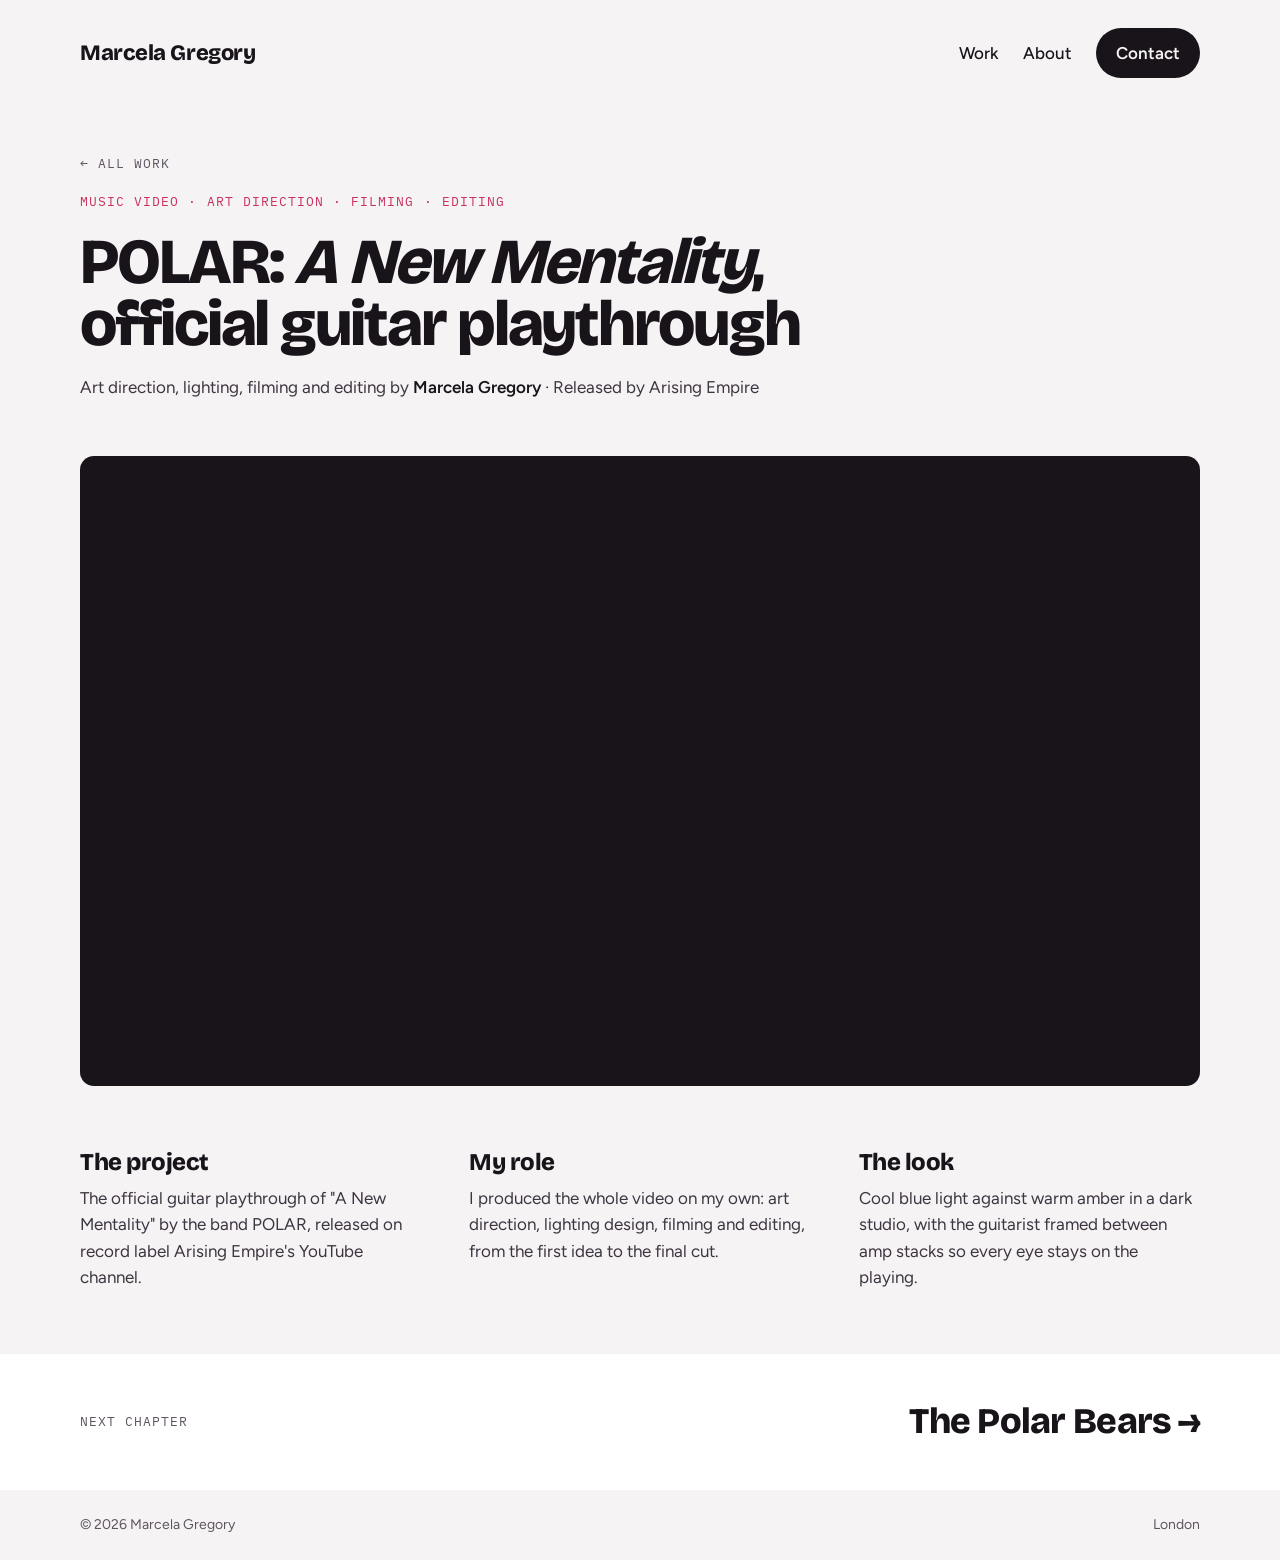
<file: polar.html>
<!doctype html>
<html lang="en">
<head>
<!-- Google tag (gtag.js) -->
<script async src="https://www.googletagmanager.com/gtag/js?id=G-DD9KZE2JC9"></script>
<script>
  window.dataLayer = window.dataLayer || [];
  function gtag(){dataLayer.push(arguments);}
  gtag('js', new Date());
  gtag('config', 'G-DD9KZE2JC9');
</script>
<meta charset="utf-8">
<meta name="viewport" content="width=device-width, initial-scale=1, viewport-fit=cover">
<title>POLAR · Guitar playthrough · Marcela Gregory</title>
<meta name="description" content="Official guitar playthrough of A New Mentality by POLAR, released by Arising Empire. Art direction, lighting, filming and editing by Marcela Gregory.">
<link rel="preconnect" href="https://fonts.googleapis.com">
<link rel="preconnect" href="https://fonts.gstatic.com" crossorigin>
<link rel="stylesheet" href="https://fonts.googleapis.com/css2?family=Bricolage+Grotesque:opsz,wght@12..96,700;12..96,800&family=Figtree:wght@400;500;600&family=IBM+Plex+Mono:wght@500&family=Caveat:wght@600&display=swap">
<link rel="stylesheet" href="style.css">
</head>
<body>

<header class="site-header">
  <div class="wrap">
    <a class="logo" href="index.html">Marcela Gregory</a>
    <nav class="nav" aria-label="Main">
      <a href="index.html#work">Work</a>
      <a href="index.html#about">About</a>
      <a class="nav-contact" href="index.html#contact">Contact</a>
    </nav>
  </div>
</header>

<main>
  <section class="wrap case-hero">
    <a class="back" href="index.html#work">← All work</a>
    <div class="label">Music video · Art direction · Filming · Editing</div>
    <h1>POLAR: <i>A New Mentality</i>, official guitar playthrough</h1>
    <p class="credits">Art direction, lighting, filming and editing by <strong>Marcela Gregory</strong> · Released by Arising Empire</p>
  </section>

  <div class="wrap">
    <div class="case-embed">
      <iframe src="https://www.youtube-nocookie.com/embed/SaVbKJjB5rs" title="POLAR - A New Mentality (Official Guitar Playthrough)" loading="lazy" allow="accelerometer; autoplay; clipboard-write; encrypted-media; gyroscope; picture-in-picture" allowfullscreen></iframe>
    </div>
  </div>

  <div class="wrap case-body">
    <section>
      <h2>The project</h2>
      <p>The official guitar playthrough of "A New Mentality" by the band POLAR, released on record label Arising Empire's YouTube channel.</p>
    </section>
    <section>
      <h2>My role</h2>
      <p>I produced the whole video on my own: art direction, lighting design, filming and editing, from the first idea to the final cut.</p>
    </section>
    <section>
      <h2>The look</h2>
      <p>Cool blue light against warm amber in a dark studio, with the guitarist framed between amp stacks so every eye stays on the playing.</p>
    </section>
  </div>
</main>

<nav class="next" aria-label="Next project">
  <div class="wrap">
    <span class="label">Next chapter</span>
    <a href="the-polar-bears.html">The Polar Bears →</a>
  </div>
</nav>

<footer class="footer">
  <div class="wrap">
    <span>© 2026 Marcela Gregory</span>
    <span>London</span>
  </div>
</footer>

</body>
</html>
</file>
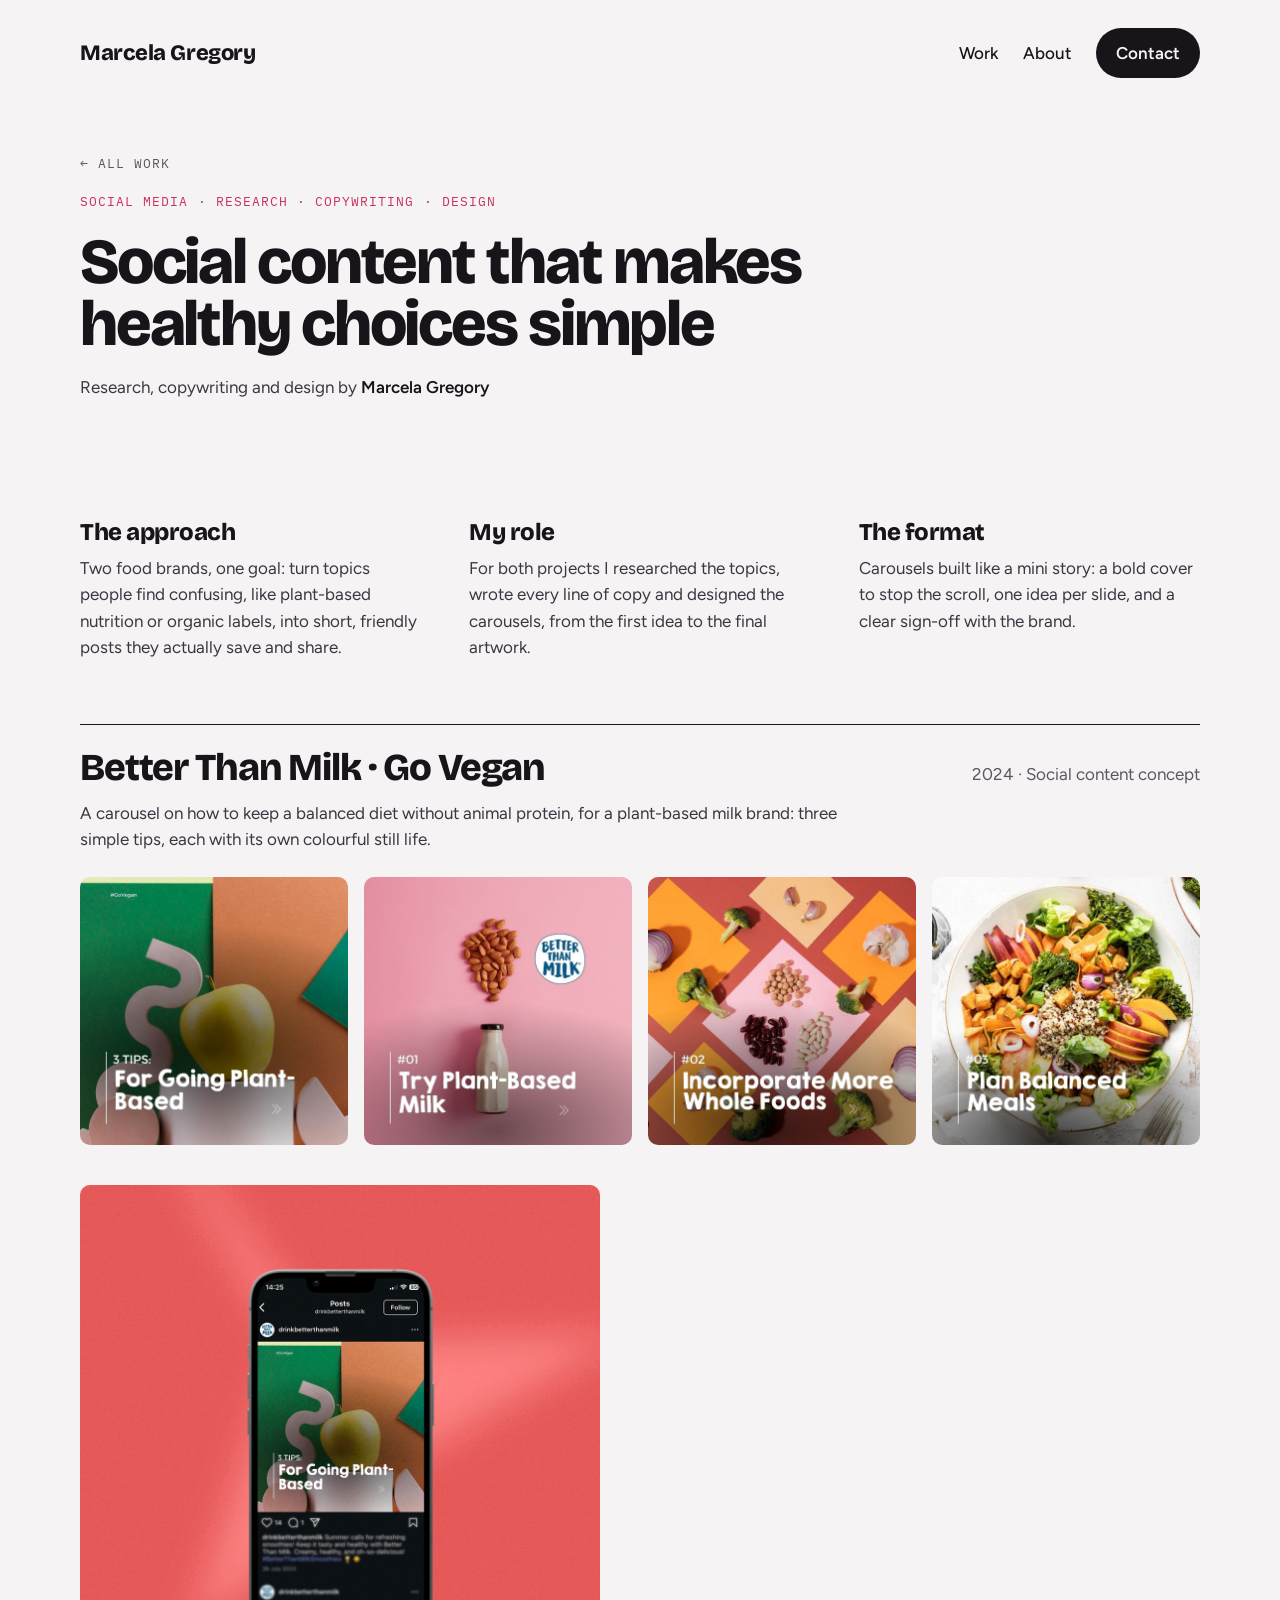
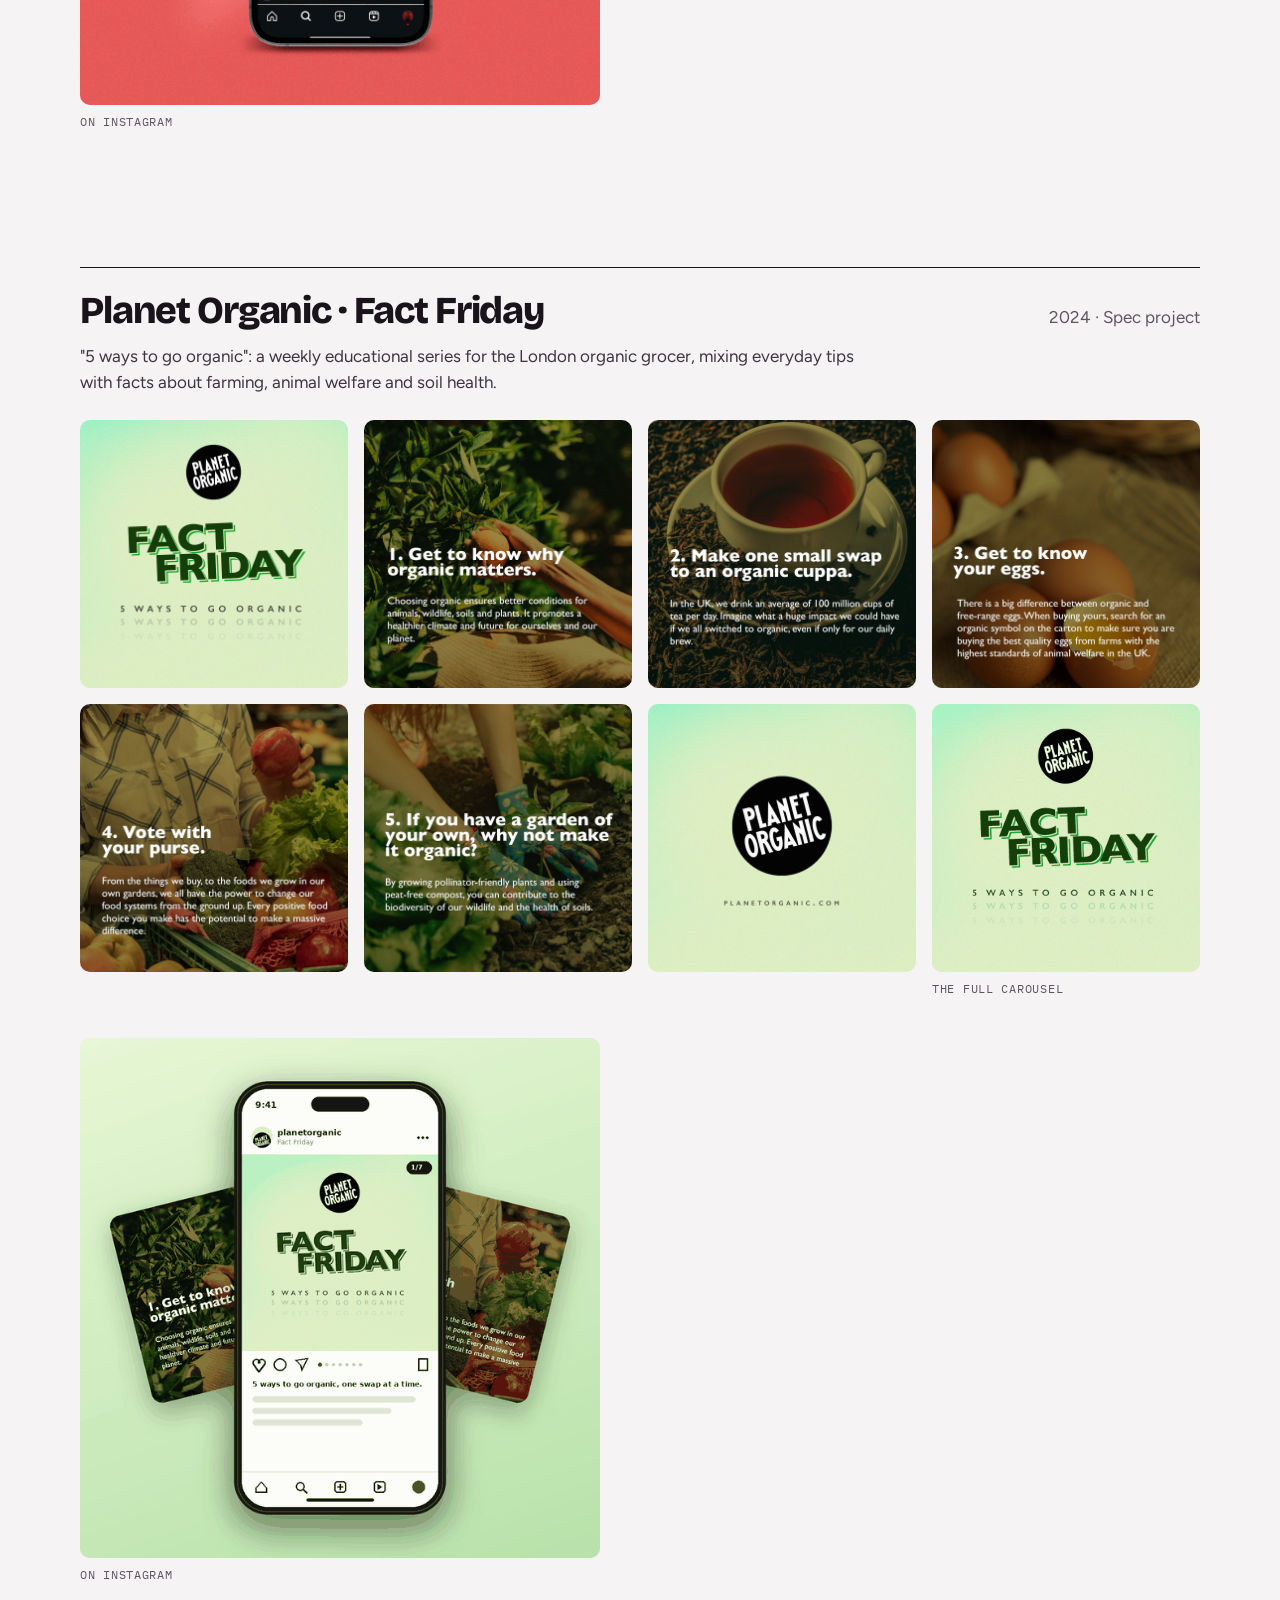
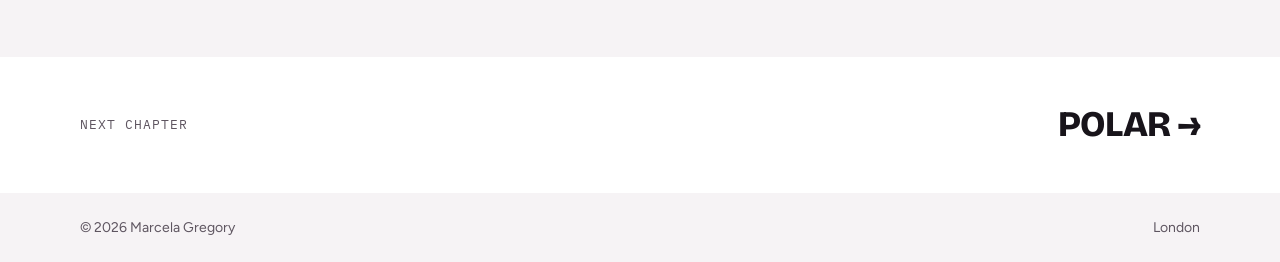
<file: social.html>
<!doctype html>
<html lang="en">
<head>
<!-- Google tag (gtag.js) -->
<script async src="https://www.googletagmanager.com/gtag/js?id=G-DD9KZE2JC9"></script>
<script>
  window.dataLayer = window.dataLayer || [];
  function gtag(){dataLayer.push(arguments);}
  gtag('js', new Date());
  gtag('config', 'G-DD9KZE2JC9');
</script>
<meta charset="utf-8">
<meta name="viewport" content="width=device-width, initial-scale=1, viewport-fit=cover">
<title>Social content · Marcela Gregory</title>
<meta name="description" content="Educational social content for Better Than Milk and Planet Organic: research, copywriting and design by Marcela Gregory.">
<link rel="preconnect" href="https://fonts.googleapis.com">
<link rel="preconnect" href="https://fonts.gstatic.com" crossorigin>
<link rel="stylesheet" href="https://fonts.googleapis.com/css2?family=Bricolage+Grotesque:opsz,wght@12..96,700;12..96,800&family=Figtree:wght@400;500;600&family=IBM+Plex+Mono:wght@500&family=Caveat:wght@600&display=swap">
<link rel="stylesheet" href="style.css">
</head>
<body>

<header class="site-header">
  <div class="wrap">
    <a class="logo" href="index.html">Marcela Gregory</a>
    <nav class="nav" aria-label="Main">
      <a href="index.html#work">Work</a>
      <a href="index.html#about">About</a>
      <a class="nav-contact" href="index.html#contact">Contact</a>
    </nav>
  </div>
</header>

<main>
  <section class="wrap case-hero">
    <a class="back" href="index.html#work">← All work</a>
    <div class="label">Social media · Research · Copywriting · Design</div>
    <h1>Social content that makes healthy choices simple</h1>
    <p class="credits">Research, copywriting and design by <strong>Marcela Gregory</strong></p>
  </section>

  <div class="wrap case-body">
    <section>
      <h2>The approach</h2>
      <p>Two food brands, one goal: turn topics people find confusing, like plant-based nutrition or organic labels, into short, friendly posts they actually save and share.</p>
    </section>
    <section>
      <h2>My role</h2>
      <p>For both projects I researched the topics, wrote every line of copy and designed the carousels, from the first idea to the final artwork.</p>
    </section>
    <section>
      <h2>The format</h2>
      <p>Carousels built like a mini story: a bold cover to stop the scroll, one idea per slide, and a clear sign-off with the brand.</p>
    </section>
  </div>

  <div class="wrap">
    <div class="story-head">
      <h2>Better Than Milk · Go Vegan</h2>
      <p>2024 · Social content concept</p>
    </div>
    <p class="story-note">A carousel on how to keep a balanced diet without animal protein, for a plant-based milk brand: three simple tips, each with its own colourful still life.</p>
    <div class="squares">
      <figure><img src="images/social/btm-1.jpg" alt="Better Than Milk carousel cover: 3 tips for going plant-based" loading="lazy"></figure>
      <figure><img src="images/social/btm-2.jpg" alt="Tip 1: try plant-based milk, with almonds and a milk bottle on pink" loading="lazy"></figure>
      <figure><img src="images/social/btm-3.jpg" alt="Tip 2: incorporate more whole foods, with beans, nuts and vegetables" loading="lazy"></figure>
      <figure><img src="images/social/btm-4.jpg" alt="Tip 3: plan balanced meals, with a colourful bowl of vegetables and grains" loading="lazy"></figure>
    </div>
    <div class="squares feature">
      <figure><img src="images/social/btm-phone.gif" alt="The Better Than Milk carousel shown on a phone in Instagram, flipping through the slides"><figcaption>On Instagram</figcaption></figure>
    </div>

    <div class="story-head">
      <h2>Planet Organic · Fact Friday</h2>
      <p>2024 · Spec project</p>
    </div>
    <p class="story-note">"5 ways to go organic": a weekly educational series for the London organic grocer, mixing everyday tips with facts about farming, animal welfare and soil health.</p>
    <div class="squares">
      <figure><img src="images/social/po-1.jpg" alt="Planet Organic carousel cover: Fact Friday, 5 ways to go organic" loading="lazy"></figure>
      <figure><img src="images/social/po-2.jpg" alt="Slide 1: get to know why organic matters" loading="lazy"></figure>
      <figure><img src="images/social/po-3.jpg" alt="Slide 2: make one small swap to an organic cuppa" loading="lazy"></figure>
      <figure><img src="images/social/po-4.jpg" alt="Slide 3: get to know your eggs" loading="lazy"></figure>
      <figure><img src="images/social/po-5.jpg" alt="Slide 4: vote with your purse" loading="lazy"></figure>
      <figure><img src="images/social/po-6.jpg" alt="Slide 5: if you have a garden, why not make it organic" loading="lazy"></figure>
      <figure><img src="images/social/po-7.jpg" alt="Closing slide with the Planet Organic logo" loading="lazy"></figure>
      <figure><img src="images/social/po-carousel.gif" alt="The Planet Organic carousel playing slide by slide"><figcaption>The full carousel</figcaption></figure>
    </div>
    <div class="squares feature">
      <figure><img src="images/social/po-mockup.gif" alt="Phone mockup swiping through the Planet Organic Fact Friday carousel, with two slides fanned out behind it on a green background"><figcaption>On Instagram</figcaption></figure>
    </div>
  </div>
</main>

<nav class="next" aria-label="Next project">
  <div class="wrap">
    <span class="label">Next chapter</span>
    <a href="polar.html">POLAR →</a>
  </div>
</nav>

<footer class="footer">
  <div class="wrap">
    <span>© 2026 Marcela Gregory</span>
    <span>London</span>
  </div>
</footer>

</body>
</html>
</file>
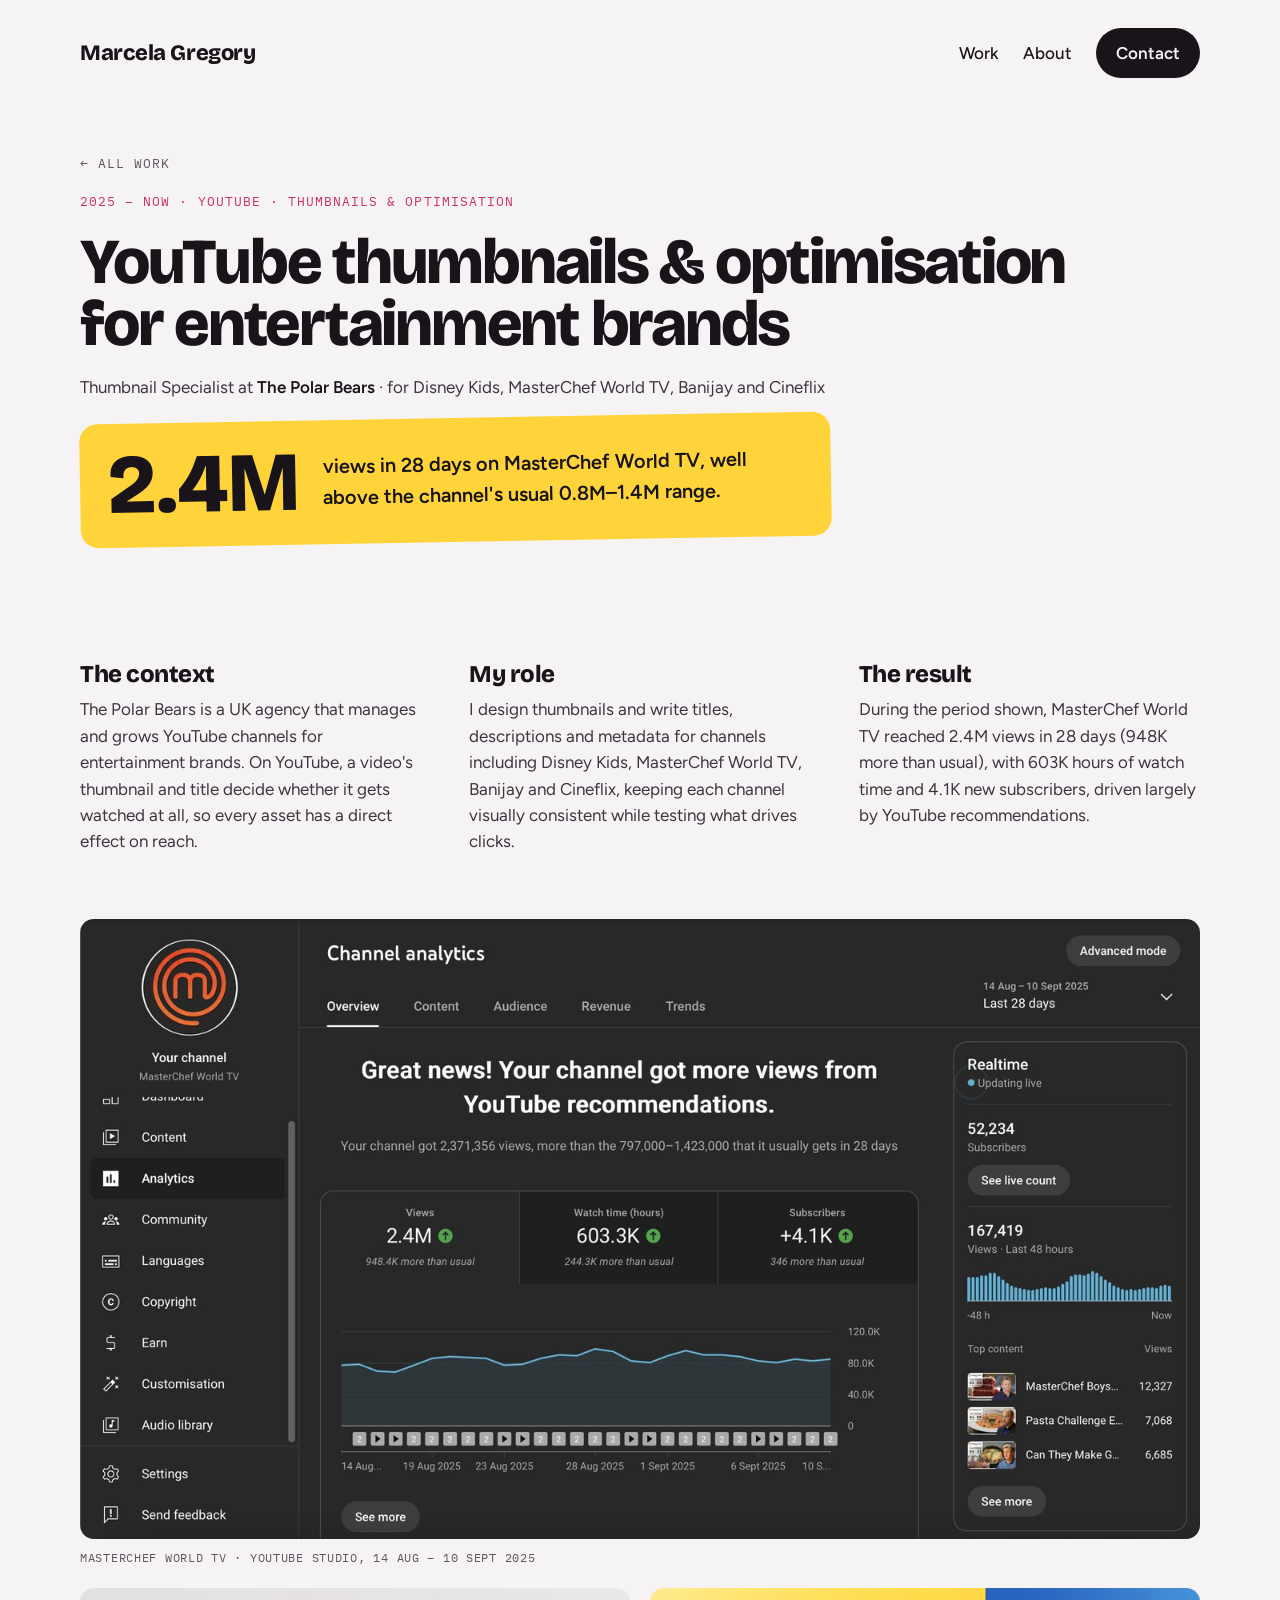
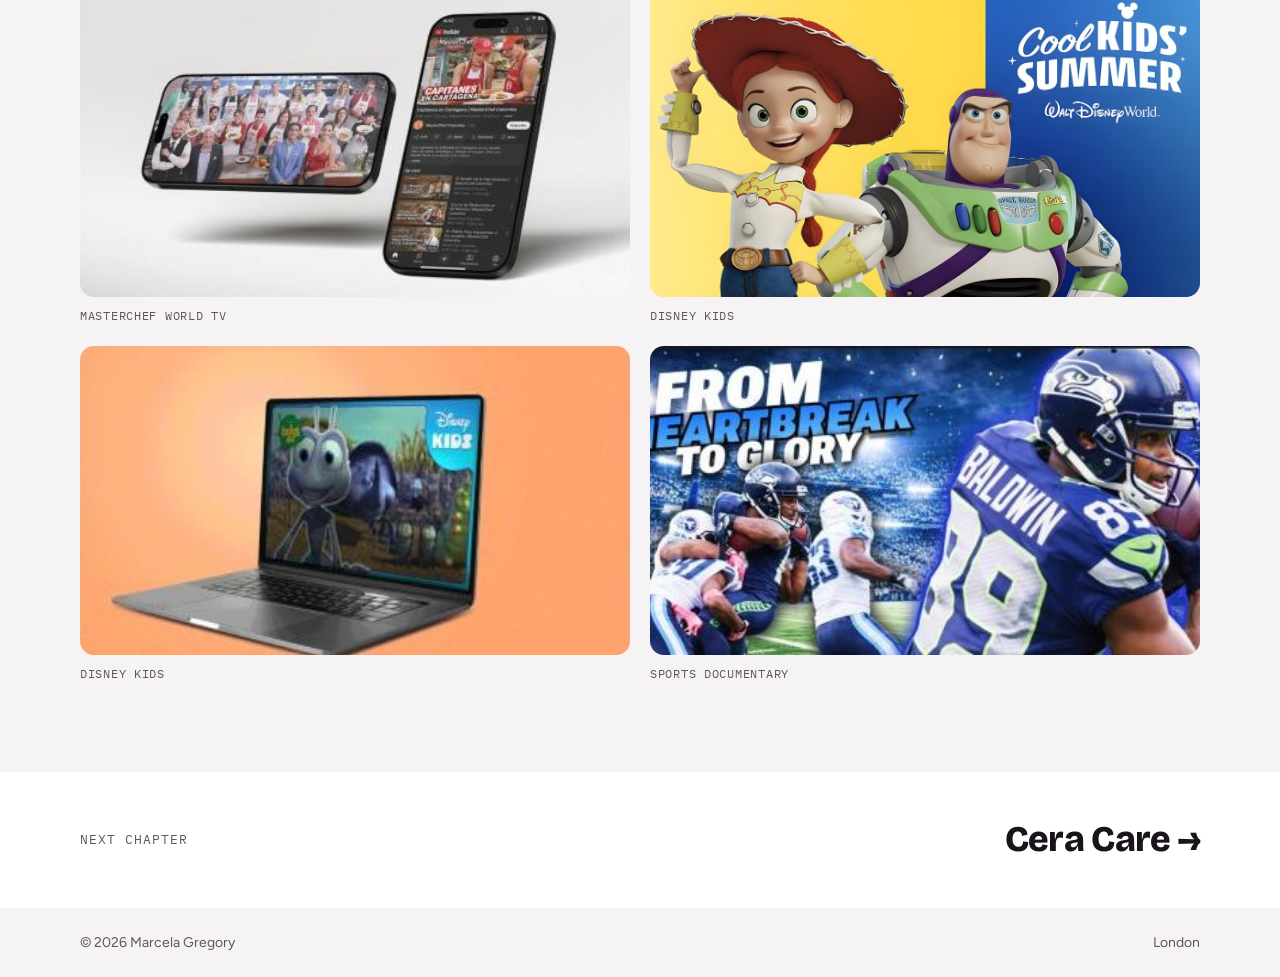
<file: the-polar-bears.html>
<!doctype html>
<html lang="en">
<head>
<!-- Google tag (gtag.js) -->
<script async src="https://www.googletagmanager.com/gtag/js?id=G-DD9KZE2JC9"></script>
<script>
  window.dataLayer = window.dataLayer || [];
  function gtag(){dataLayer.push(arguments);}
  gtag('js', new Date());
  gtag('config', 'G-DD9KZE2JC9');
</script>
<meta charset="utf-8">
<meta name="viewport" content="width=device-width, initial-scale=1, viewport-fit=cover">
<title>The Polar Bears · Marcela Gregory</title>
<meta name="description" content="YouTube thumbnails and optimisation for Disney Kids, MasterChef World TV, Banijay and Cineflix, by Marcela Gregory at The Polar Bears.">
<link rel="preconnect" href="https://fonts.googleapis.com">
<link rel="preconnect" href="https://fonts.gstatic.com" crossorigin>
<link rel="stylesheet" href="https://fonts.googleapis.com/css2?family=Bricolage+Grotesque:opsz,wght@12..96,700;12..96,800&family=Figtree:wght@400;500;600&family=IBM+Plex+Mono:wght@500&family=Caveat:wght@600&display=swap">
<link rel="stylesheet" href="style.css">
</head>
<body>

<header class="site-header">
  <div class="wrap">
    <a class="logo" href="index.html">Marcela Gregory</a>
    <nav class="nav" aria-label="Main">
      <a href="index.html#work">Work</a>
      <a href="index.html#about">About</a>
      <a class="nav-contact" href="index.html#contact">Contact</a>
    </nav>
  </div>
</header>

<main>
  <section class="wrap case-hero">
    <a class="back" href="index.html#work">← All work</a>
    <div class="label">2025 – now · YouTube · Thumbnails &amp; optimisation</div>
    <h1>YouTube thumbnails &amp; optimisation for entertainment brands</h1>
    <p class="credits">Thumbnail Specialist at <strong>The Polar Bears</strong> · for Disney Kids, MasterChef World TV, Banijay and Cineflix</p>
    <div class="highlight">
      <strong>2.4M</strong>
      <span>views in 28 days on MasterChef World TV, well above the channel's usual 0.8M–1.4M range.</span>
    </div>
  </section>

  <div class="wrap case-body">
    <section>
      <h2>The context</h2>
      <p>The Polar Bears is a UK agency that manages and grows YouTube channels for entertainment brands. On YouTube, a video's thumbnail and title decide whether it gets watched at all, so every asset has a direct effect on reach.</p>
    </section>
    <section>
      <h2>My role</h2>
      <p>I design thumbnails and write titles, descriptions and metadata for channels including Disney Kids, MasterChef World TV, Banijay and Cineflix, keeping each channel visually consistent while testing what drives clicks.</p>
    </section>
    <section>
      <h2>The result</h2>
      <p>During the period shown, MasterChef World TV reached 2.4M views in 28 days (948K more than usual), with 603K hours of watch time and 4.1K new subscribers, driven largely by YouTube recommendations.</p>
    </section>
  </div>

  <div class="wrap gallery">
    <figure class="wide">
      <img src="images/analytics.jpg" alt="YouTube Studio analytics for MasterChef World TV: 2.4M views, 603.3K hours of watch time and 4.1K new subscribers in 28 days">
      <figcaption>MasterChef World TV · YouTube Studio, 14 Aug – 10 Sept 2025</figcaption>
    </figure>
    <figure>
      <img src="images/masterchef.jpg" alt="MasterChef thumbnails shown on phone and tablet mockups">
      <figcaption>MasterChef World TV</figcaption>
    </figure>
    <figure>
      <img src="images/disney.jpg" alt="Cool Kids' Summer thumbnail with Jessie and Buzz Lightyear">
      <figcaption>Disney Kids</figcaption>
    </figure>
    <figure>
      <img src="images/bugslife.jpg" alt="A Bug's Life thumbnail on the Disney Kids channel, shown on a laptop">
      <figcaption>Disney Kids</figcaption>
    </figure>
    <figure>
      <img src="images/seahawks.jpg" alt="From Heartbreak to Glory, an NFL documentary thumbnail">
      <figcaption>Sports documentary</figcaption>
    </figure>
  </div>
</main>

<nav class="next" aria-label="Next project">
  <div class="wrap">
    <span class="label">Next chapter</span>
    <a href="cera.html">Cera Care →</a>
  </div>
</nav>

<footer class="footer">
  <div class="wrap">
    <span>© 2026 Marcela Gregory</span>
    <span>London</span>
  </div>
</footer>

</body>
</html>
</file>
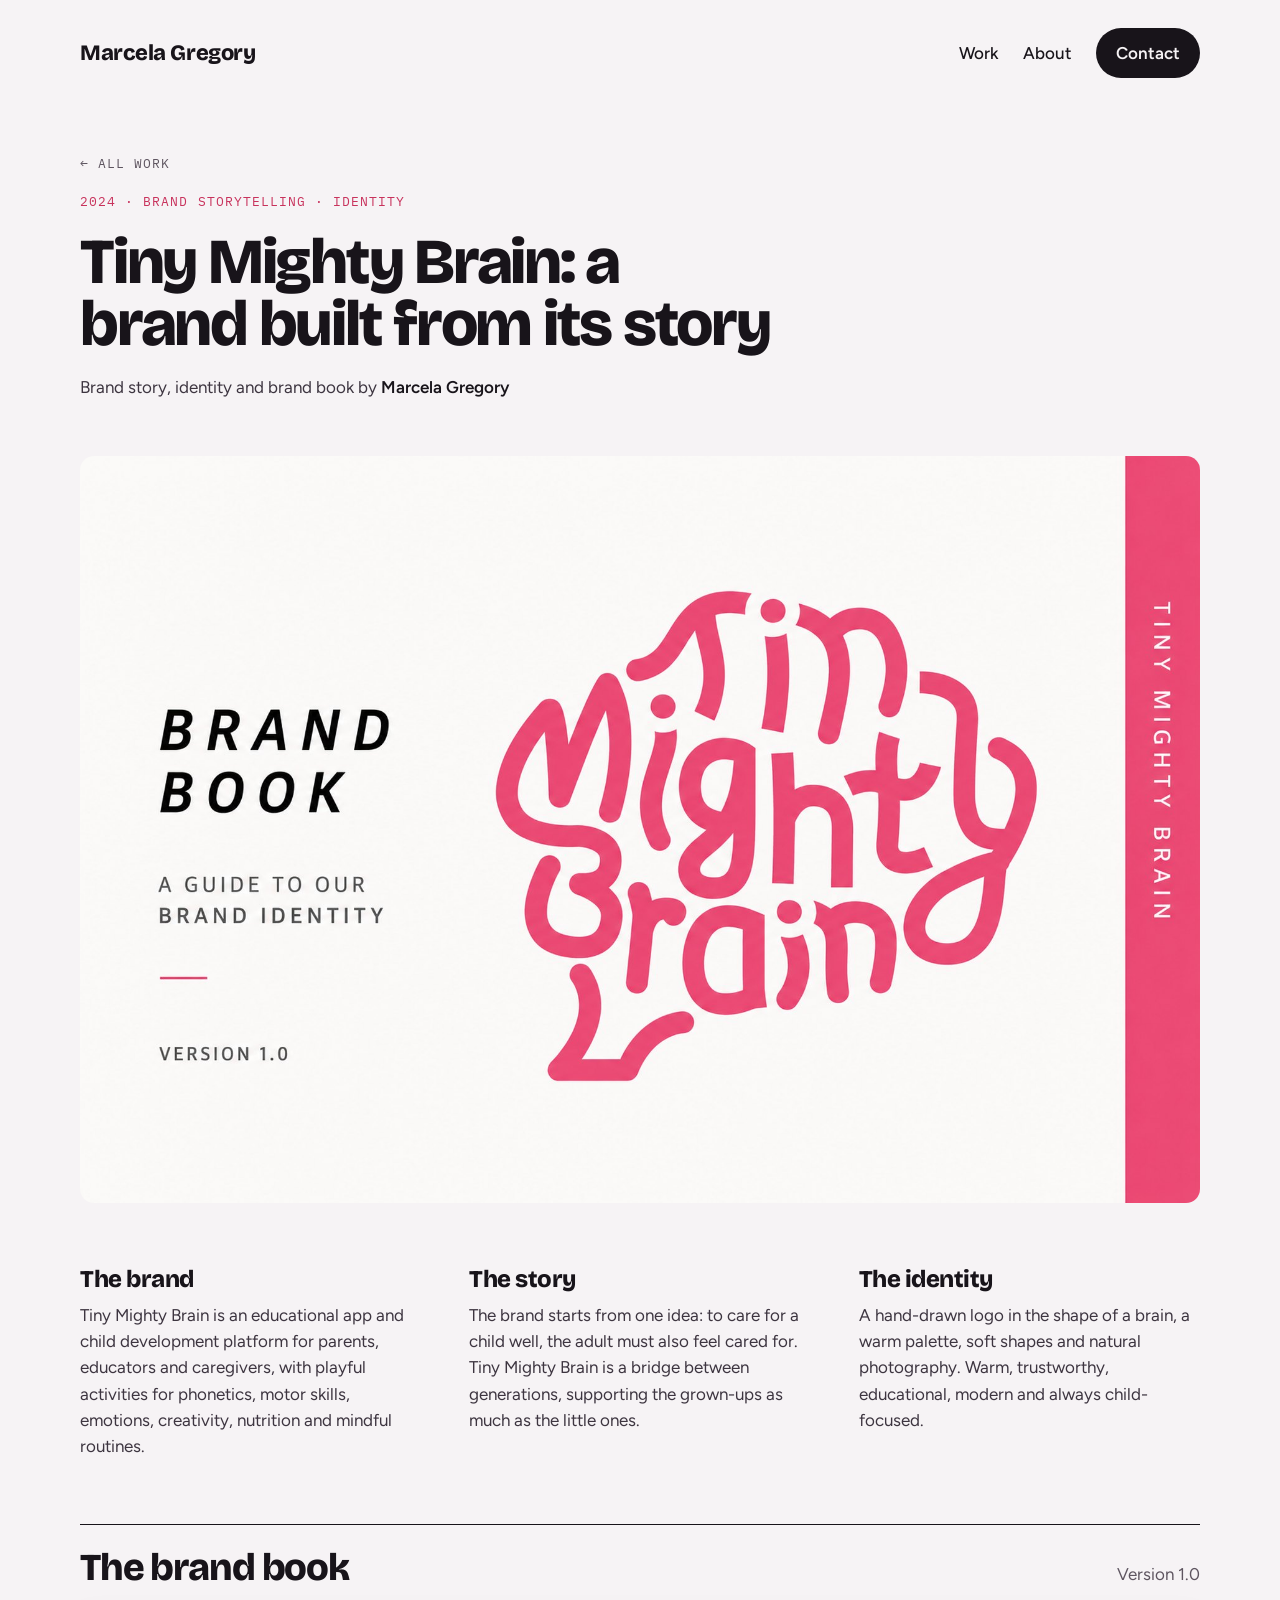
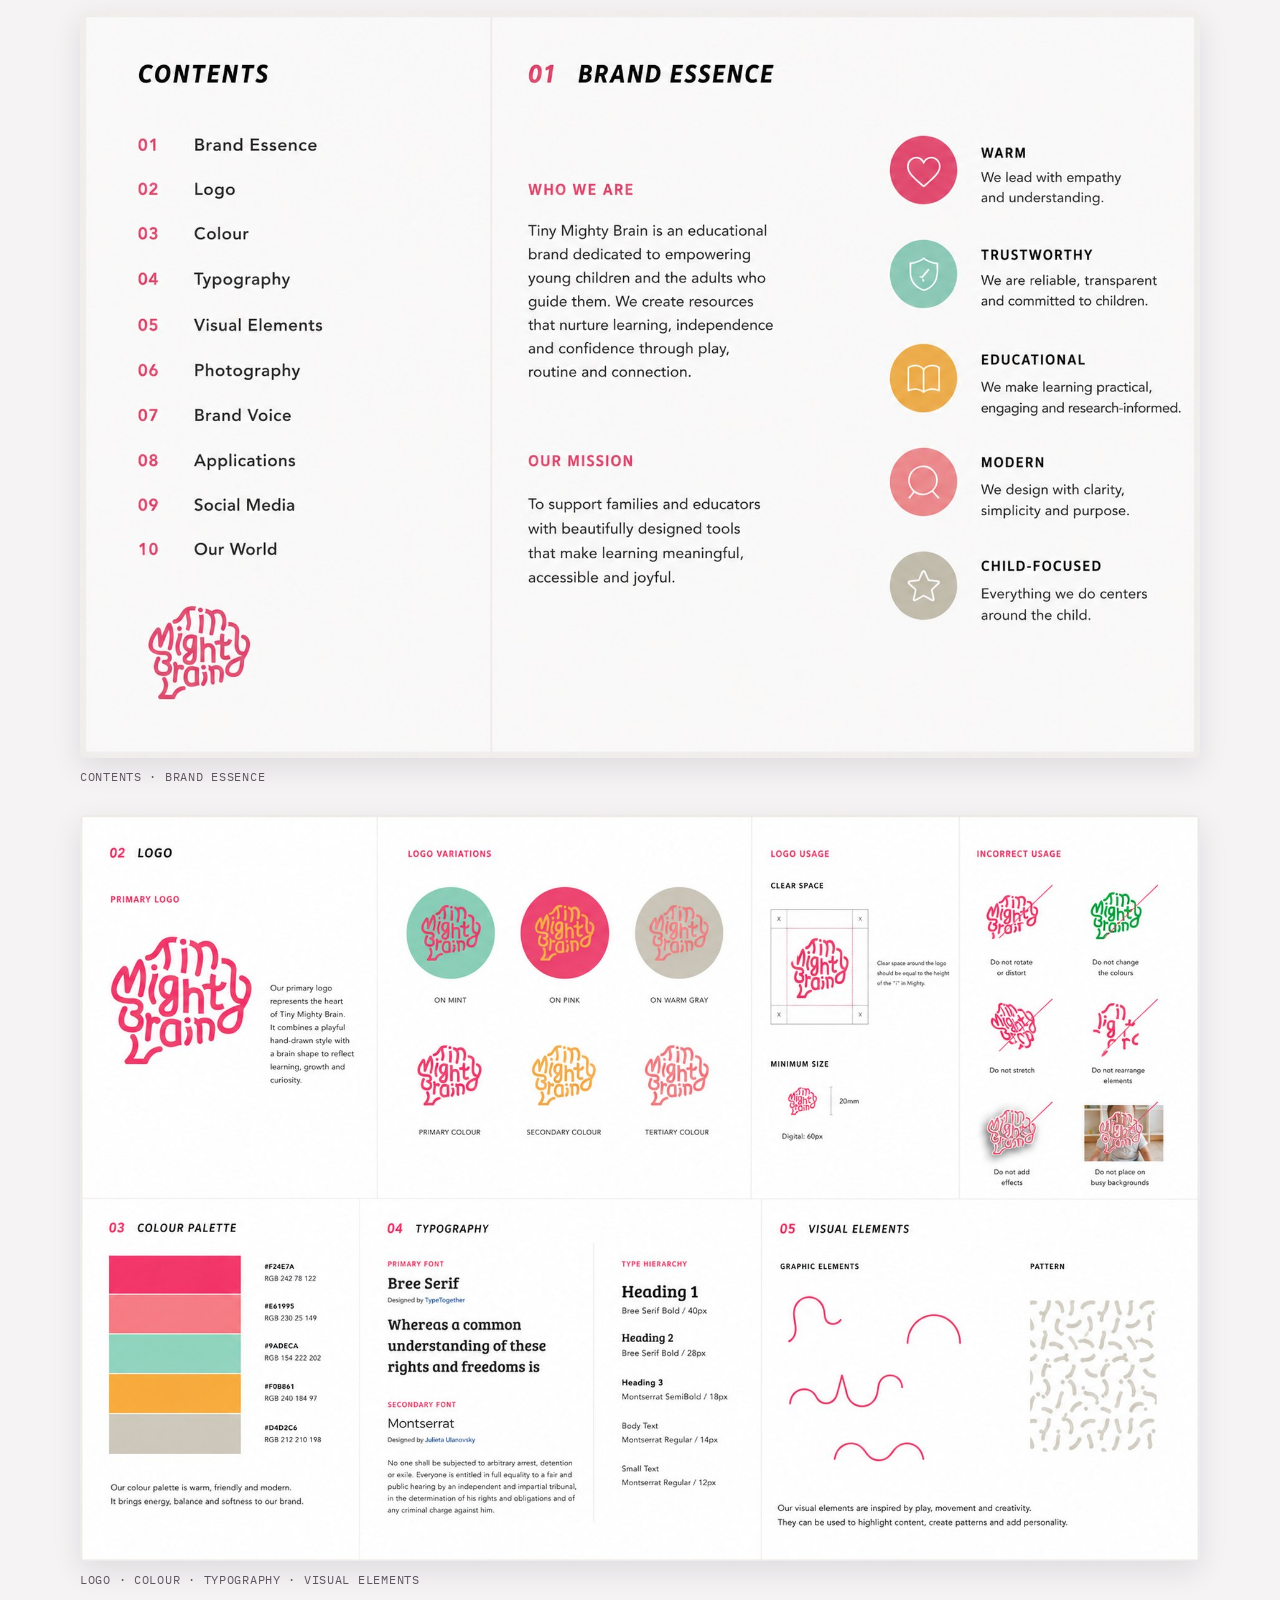
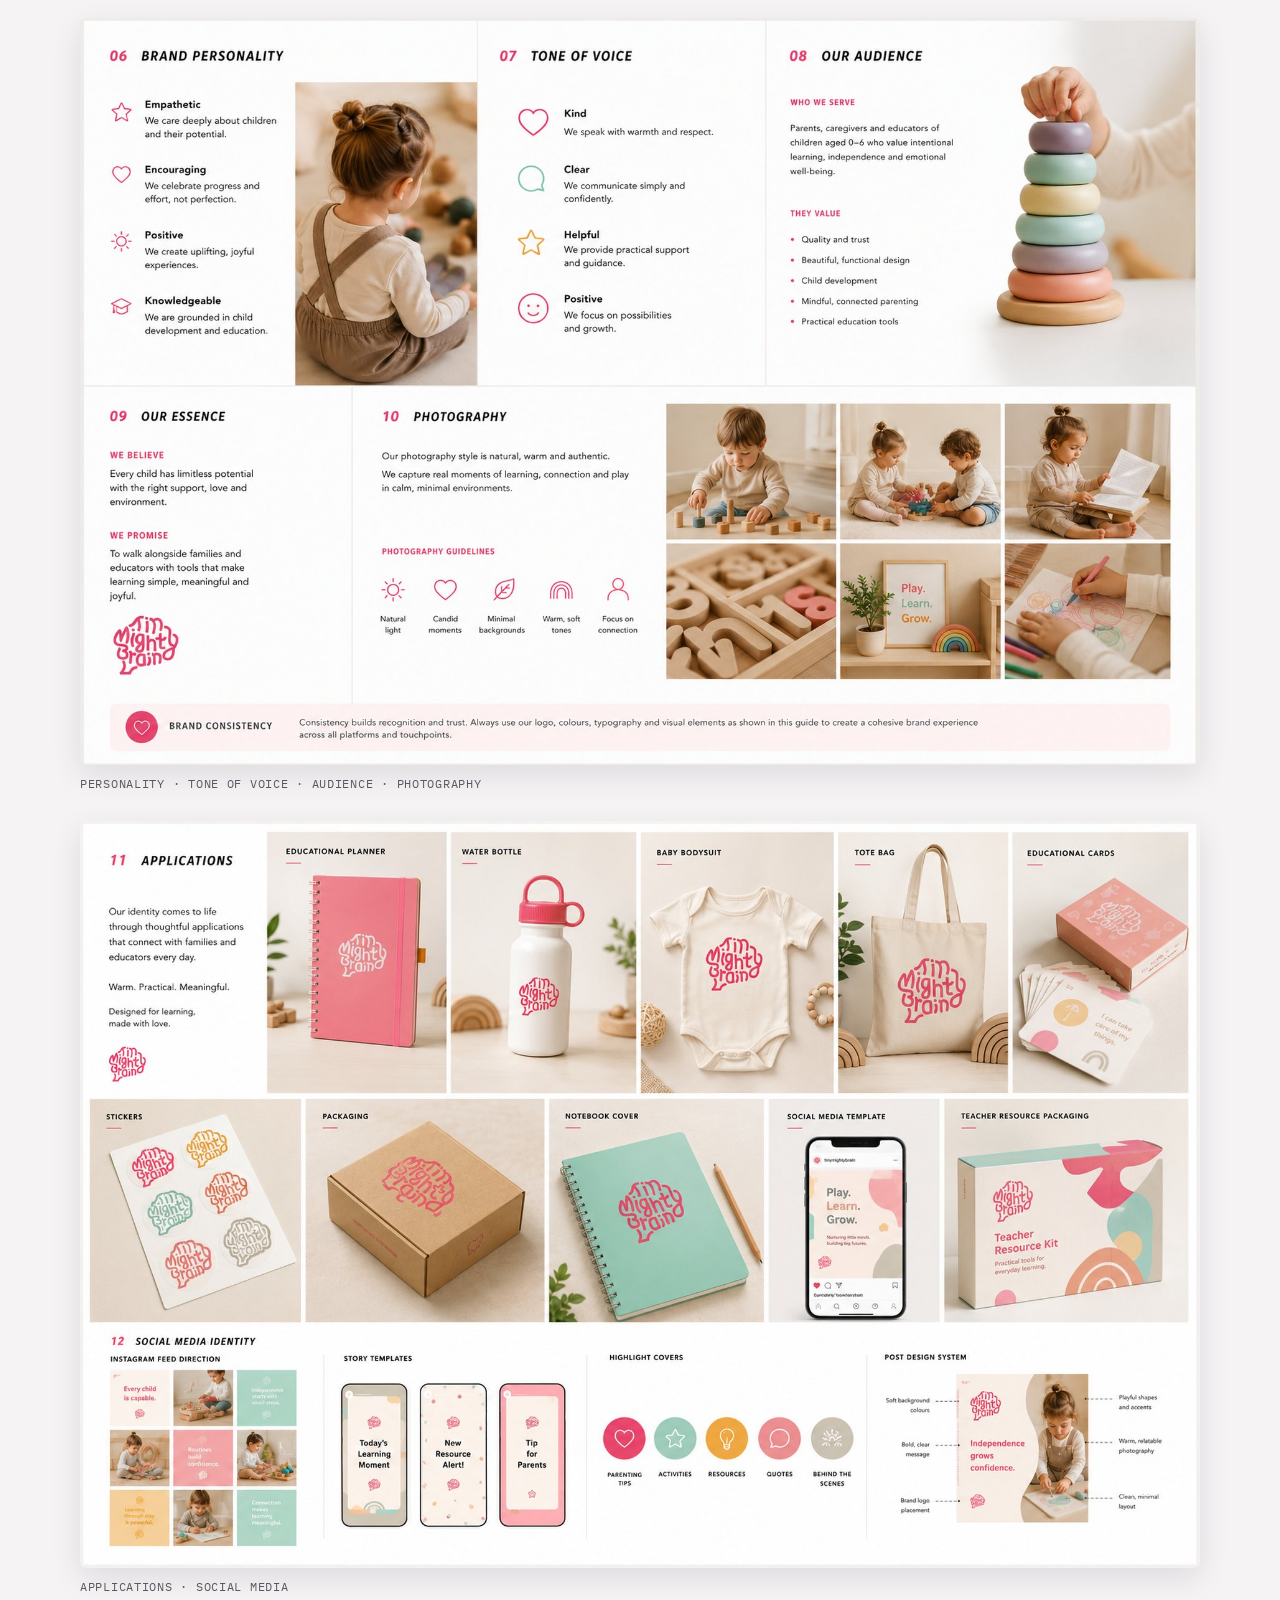
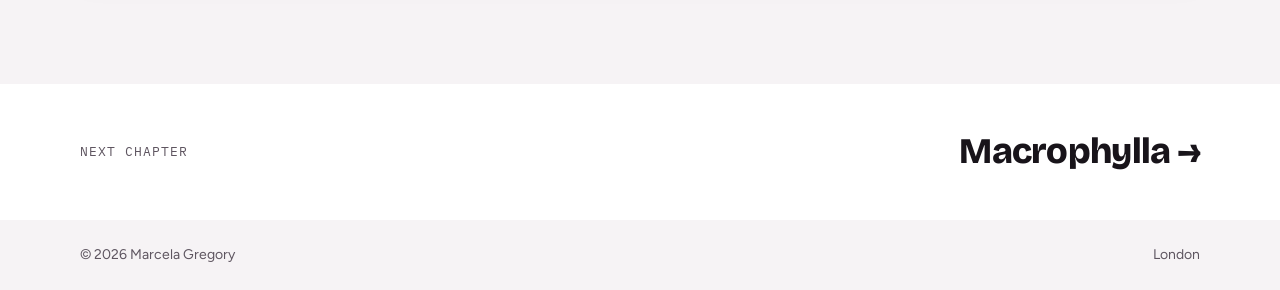
<file: tinymighty.html>
<!doctype html>
<html lang="en">
<head>
<!-- Google tag (gtag.js) -->
<script async src="https://www.googletagmanager.com/gtag/js?id=G-DD9KZE2JC9"></script>
<script>
  window.dataLayer = window.dataLayer || [];
  function gtag(){dataLayer.push(arguments);}
  gtag('js', new Date());
  gtag('config', 'G-DD9KZE2JC9');
</script>
<meta charset="utf-8">
<meta name="viewport" content="width=device-width, initial-scale=1, viewport-fit=cover">
<title>Tiny Mighty Brain · Marcela Gregory</title>
<meta name="description" content="Tiny Mighty Brain: brand story, identity and brand book for a children's learning platform made for parents and educators, by Marcela Gregory.">
<link rel="preconnect" href="https://fonts.googleapis.com">
<link rel="preconnect" href="https://fonts.gstatic.com" crossorigin>
<link rel="stylesheet" href="https://fonts.googleapis.com/css2?family=Bricolage+Grotesque:opsz,wght@12..96,700;12..96,800&family=Figtree:wght@400;500;600&family=IBM+Plex+Mono:wght@500&family=Caveat:wght@600&display=swap">
<link rel="stylesheet" href="style.css">
</head>
<body>

<header class="site-header">
  <div class="wrap">
    <a class="logo" href="index.html">Marcela Gregory</a>
    <nav class="nav" aria-label="Main">
      <a href="index.html#work">Work</a>
      <a href="index.html#about">About</a>
      <a class="nav-contact" href="index.html#contact">Contact</a>
    </nav>
  </div>
</header>

<main>
  <section class="wrap case-hero">
    <a class="back" href="index.html#work">← All work</a>
    <div class="label">2024 · Brand storytelling · Identity</div>
    <h1>Tiny Mighty Brain: a brand built from its story</h1>
    <p class="credits">Brand story, identity and brand book by <strong>Marcela Gregory</strong></p>
  </section>

  <div class="wrap">
    <img class="case-cover" src="images/tinymighty/01-cover.jpg" alt="Tiny Mighty Brain brand book cover: the hand-drawn pink logo shaped like a brain, beside the words Brand Book, a guide to our brand identity">
  </div>

  <div class="wrap case-body">
    <section>
      <h2>The brand</h2>
      <p>Tiny Mighty Brain is an educational app and child development platform for parents, educators and caregivers, with playful activities for phonetics, motor skills, emotions, creativity, nutrition and mindful routines.</p>
    </section>
    <section>
      <h2>The story</h2>
      <p>The brand starts from one idea: to care for a child well, the adult must also feel cared for. Tiny Mighty Brain is a bridge between generations, supporting the grown-ups as much as the little ones.</p>
    </section>
    <section>
      <h2>The identity</h2>
      <p>A hand-drawn logo in the shape of a brain, a warm palette, soft shapes and natural photography. Warm, trustworthy, educational, modern and always child-focused.</p>
    </section>
  </div>

  <div class="wrap">
    <div class="story-head">
      <h2>The brand book</h2>
      <p>Version 1.0</p>
    </div>
    <div class="lookbook pages book">
      <figure class="wide"><img src="images/tinymighty/02-essence.jpg" alt="Brand book contents and brand essence: who we are, our mission and five brand values" loading="lazy"><figcaption>Contents · Brand essence</figcaption></figure>
      <figure class="wide"><img src="images/tinymighty/03-identity.jpg" alt="Brand book pages for the logo, its variations and usage, the colour palette, typography and visual elements" loading="lazy"><figcaption>Logo · Colour · Typography · Visual elements</figcaption></figure>
      <figure class="wide"><img src="images/tinymighty/04-personality.jpg" alt="Brand book pages for brand personality, tone of voice, audience, essence and photography" loading="lazy"><figcaption>Personality · Tone of voice · Audience · Photography</figcaption></figure>
      <figure class="wide"><img src="images/tinymighty/05-applications.jpg" alt="Brand book pages showing applications such as a planner, water bottle, baby bodysuit, tote bag and packaging, plus the social media identity" loading="lazy"><figcaption>Applications · Social media</figcaption></figure>
    </div>
  </div>
</main>

<nav class="next" aria-label="Next project">
  <div class="wrap">
    <span class="label">Next chapter</span>
    <a href="macrophylla.html">Macrophylla →</a>
  </div>
</nav>

<footer class="footer">
  <div class="wrap">
    <span>© 2026 Marcela Gregory</span>
    <span>London</span>
  </div>
</footer>

</body>
</html>
</file>
<file: style.css>
/* Layout: light page; split hero with tilted thumbnail stack; 2-column work grid; polaroid About; dark closing band. Deliberately single (light) theme. */
:root {
  --bg: #F6F3F5;        /* page ground, warm pink-grey */
  --surface: #FFFFFF;   /* work band, polaroid */
  --ink: #18141A;       /* text, closing band */
  --body: #3D3540;      /* body copy */
  --quiet: #5E5560;     /* labels */
  --pink: #E2456F;      /* hero highlight */
  --pink-deep: #C8325C; /* labels on light, links */
  --yellow: #FFD43B;    /* result sticker, tape */
  --blush: #F3D9E1;     /* image wells */
  --display: 'Bricolage Grotesque', 'Arial Black', system-ui, sans-serif;
  --text: 'Figtree', system-ui, -apple-system, 'Segoe UI', sans-serif;
  --mono: 'IBM Plex Mono', ui-monospace, Menlo, monospace;
  --hand: 'Caveat', 'Segoe Print', cursive;
  --gl: max(20px, env(safe-area-inset-left, 0px));
  --gr: max(20px, env(safe-area-inset-right, 0px));
  color-scheme: light;
}
@media (min-width: 720px) { :root { --gl: max(40px, env(safe-area-inset-left, 0px)); --gr: max(40px, env(safe-area-inset-right, 0px)); } }
*, *::before, *::after { box-sizing: border-box; }
html { scroll-behavior: smooth; }
@media (prefers-reduced-motion: reduce) { html { scroll-behavior: auto; } * { transition: none !important; } }
body { margin: 0; background: var(--bg); color: var(--ink); font-family: var(--text); font-size: 17px; line-height: 1.55; -webkit-font-smoothing: antialiased; }
img { max-width: 100%; display: block; }
a { color: inherit; }
a:focus-visible { outline: 2px solid var(--pink-deep); outline-offset: 3px; border-radius: 4px; }
.wrap { max-width: 1200px; margin: 0 auto; padding-left: var(--gl); padding-right: var(--gr); }
.label { font-family: var(--mono); font-size: 13px; letter-spacing: 0.08em; text-transform: uppercase; color: var(--quiet); }

/* Header */
.top .wrap { display: flex; flex-wrap: wrap; gap: 16px; align-items: center; justify-content: space-between; padding-block: 28px; }
.logo { font-family: var(--display); font-weight: 800; font-size: 22px; letter-spacing: -0.02em; text-decoration: none; }
.nav { display: flex; flex-wrap: wrap; gap: 24px; align-items: center; font-weight: 500; }
.nav a { text-decoration: none; }
.nav a:hover { color: var(--pink-deep); }
.btn { background: var(--ink); color: var(--bg) !important; padding: 12px 20px; border-radius: 999px; text-decoration: none; font-weight: 600; }
.btn:hover { background: var(--pink-deep); }

/* Hero */
.hero .wrap { display: flex; flex-wrap: wrap; gap: 56px; align-items: center; padding-block: 40px 88px; }
.hero-copy { flex: 1 1 500px; min-width: 0; display: flex; flex-direction: column; gap: 24px; }
h1 { margin: 0; font-family: var(--display); font-weight: 800; font-size: clamp(44px, 6.6vw, 76px); line-height: 0.98; letter-spacing: -0.035em; text-wrap: balance; }
.hl { background: var(--pink); color: #FFFFFF; padding: 0 0.16em; border-radius: 10px; display: inline-block; transform: rotate(-2deg); }
.hero-copy p { margin: 0; max-width: 34em; font-size: 19px; color: var(--body); }
.brands { display: flex; flex-wrap: wrap; gap: 10px; align-items: center; }
.brands span { border: 1.5px solid var(--ink); border-radius: 999px; padding: 6px 14px; font-weight: 600; font-size: 15px; }
.brands .label { border: 0; padding: 0; font-weight: 500; }
.stack { flex: 1 1 420px; min-width: 0; position: relative; height: clamp(360px, 40vw, 470px); }
.stack img { position: absolute; aspect-ratio: 16 / 9; object-fit: cover; border-radius: 14px; box-shadow: 0 18px 40px rgba(24,20,26,0.18); }
.stack .s1 { left: 0; top: 10px; width: 78%; transform: rotate(-4deg); }
.stack .s2 { right: 0; top: 32%; width: 70%; transform: rotate(3deg); }
.stack .s3 { left: 6%; top: 60%; width: 60%; transform: rotate(-1.5deg); }
.sticker { position: absolute; right: 2%; bottom: -6px; background: var(--yellow); border-radius: 16px; padding: 16px 20px; transform: rotate(-3deg); box-shadow: 0 10px 24px rgba(24,20,26,0.16); max-width: 220px; }
.sticker strong { display: block; font-family: var(--display); font-weight: 800; font-size: 40px; line-height: 1; }
.sticker span { font-size: 14px; font-weight: 600; line-height: 1.3; display: block; }

/* Work */
.work { background: var(--surface); padding-block: clamp(64px, 9vw, 96px); }
.work .wrap { display: flex; flex-direction: column; gap: 40px; }
.work-head { display: flex; flex-wrap: wrap; gap: 16px; align-items: end; justify-content: space-between; }
h2 { margin: 0; font-family: var(--display); font-weight: 800; font-size: clamp(34px, 4.4vw, 48px); line-height: 1.02; letter-spacing: -0.03em; text-wrap: balance; }
.work-head p { margin: 0; color: var(--quiet); max-width: 28em; }
.grid { display: grid; grid-template-columns: repeat(auto-fit, minmax(min(100%, 460px), 1fr)); gap: 40px 32px; }
.card { text-decoration: none; display: flex; flex-direction: column; gap: 14px; }
.card .media { width: 100%; aspect-ratio: 16 / 10; border-radius: 14px; overflow: hidden; background: var(--blush); display: flex; align-items: center; justify-content: center; }
.card .media img { width: 100%; height: 100%; object-fit: cover; transition: transform 0.35s ease; }
.card .media.contain img { width: auto; height: 92%; object-fit: contain; }
.card:hover .media img { transform: scale(1.03); }
.tags { display: flex; flex-wrap: wrap; gap: 8px; font-family: var(--mono); font-size: 12px; text-transform: uppercase; letter-spacing: 0.06em; color: var(--pink-deep); }
h3 { margin: 0; font-family: var(--display); font-weight: 700; font-size: clamp(24px, 2.4vw, 28px); letter-spacing: -0.02em; }
.card p { margin: 0; color: var(--body); }

/* About (polaroid, from C) */
.about .wrap { display: flex; flex-wrap: wrap; gap: clamp(40px, 6vw, 64px); align-items: center; padding-block: clamp(72px, 9vw, 104px); }
.polaroid { flex: 0 1 300px; width: min(300px, 80%); aspect-ratio: 4 / 5; background: var(--surface); padding: 12px 12px 52px; box-shadow: 0 14px 30px rgba(24,20,26,0.16); transform: rotate(-3deg); position: relative; margin-inline: auto 0; }
.polaroid .photo { width: 100%; height: 100%; background: var(--blush); display: flex; align-items: center; justify-content: center; font-family: var(--mono); font-size: 13px; letter-spacing: 0.08em; color: var(--body); }
.polaroid .cap { position: absolute; left: 16px; bottom: 10px; font-family: var(--hand); font-size: 26px; }
.polaroid .tape { position: absolute; left: 38%; top: -12px; width: 84px; height: 24px; background: rgba(255,212,59,0.85); transform: rotate(4deg); }
.about-text { flex: 1 1 460px; min-width: 0; display: flex; flex-direction: column; gap: 18px; }
.about-text .hi { font-family: var(--hand); font-size: 34px; color: var(--pink-deep); transform: rotate(-3deg); width: fit-content; line-height: 1; }
.about-text p { margin: 0; max-width: 34em; color: var(--body); font-size: 19px; }
.about-text p.small { font-size: 17px; color: var(--quiet); }
.skills { display: flex; flex-wrap: wrap; gap: 8px; list-style: none; margin: 0; padding: 0; }
.skills li { background: var(--surface); border-radius: 999px; padding: 8px 16px; font-weight: 500; font-size: 15px; }

/* Closing (from C) */
.close { background: var(--ink); color: var(--bg); }
.close .wrap { display: flex; flex-wrap: wrap; gap: 32px; align-items: flex-end; justify-content: space-between; padding-block: clamp(72px, 9vw, 96px); }
.close-head { flex: 1 1 520px; min-width: 0; display: flex; flex-direction: column; gap: 6px; }
.so { font-family: var(--hand); font-size: 34px; color: var(--yellow); }
.close h2 { font-size: clamp(40px, 5.6vw, 60px); }
.links { display: flex; flex-direction: column; gap: 8px; font-weight: 700; font-size: 18px; }
.links a { text-decoration: none; }
.links a:hover { color: var(--yellow); }
.foot .wrap { padding-block: 24px; display: flex; flex-wrap: wrap; justify-content: space-between; gap: 12px; color: var(--quiet); font-size: 14px; }

/* ===== Case study pages ===== */
.site-header .wrap { display: flex; flex-wrap: wrap; gap: 16px; align-items: center; justify-content: space-between; padding-block: 28px; }
.nav .nav-contact { background: var(--ink); color: var(--bg); padding: 12px 20px; border-radius: 999px; font-weight: 600; }
.nav .nav-contact:hover { background: var(--pink-deep); color: var(--bg); }
.case-hero { padding-block: clamp(24px, 5vw, 48px) clamp(32px, 5vw, 56px); display: flex; flex-direction: column; gap: 18px; }
.back { font-family: var(--mono); font-size: 13px; letter-spacing: 0.08em; text-transform: uppercase; text-decoration: none; color: var(--quiet); width: fit-content; }
.back:hover { color: var(--pink-deep); }
.case-hero .label { color: var(--pink-deep); }
.case-hero h1 { font-size: clamp(38px, 5.4vw, 64px); max-width: 16em; }
.credits { margin: 0; color: var(--body); font-size: 17px; }
.credits strong { color: var(--ink); font-weight: 600; }
.highlight { display: flex; flex-wrap: wrap; align-items: center; gap: 12px 24px; background: var(--yellow); border-radius: 18px; padding: 24px 28px; width: fit-content; max-width: 100%; transform: rotate(-1deg); }
.highlight strong { font-family: var(--display); font-weight: 800; font-size: clamp(52px, 8vw, 84px); line-height: 0.9; }
.highlight span { font-size: clamp(17px, 1.8vw, 20px); font-weight: 600; max-width: 24em; }
.case-cover { width: 100%; aspect-ratio: 3 / 2; object-fit: cover; border-radius: 14px; }
.case-body { display: grid; grid-template-columns: repeat(auto-fit, minmax(min(100%, 300px), 1fr)); gap: 32px 48px; padding-block: clamp(40px, 6vw, 64px); }
.case-body section { display: flex; flex-direction: column; gap: 10px; min-width: 0; }
.case-body h2 { font-size: 24px; letter-spacing: -0.02em; }
.case-body p { margin: 0; color: var(--body); }
.gallery { display: grid; grid-template-columns: repeat(auto-fit, minmax(min(100%, 460px), 1fr)); gap: 20px; padding-bottom: clamp(56px, 8vw, 88px); }
.gallery figure, .lookbook figure { margin: 0; display: flex; flex-direction: column; gap: 10px; }
.gallery figure.wide, .lookbook figure.wide { grid-column: 1 / -1; }
.gallery img { width: 100%; border-radius: 14px; aspect-ratio: 16 / 9; object-fit: cover; }
.gallery figure.wide img { aspect-ratio: auto; }
.gallery figcaption, .lookbook figcaption { font-family: var(--mono); font-size: 12px; letter-spacing: 0.06em; text-transform: uppercase; color: var(--quiet); }
.story-head { display: flex; flex-wrap: wrap; align-items: baseline; justify-content: space-between; gap: 8px 24px; border-top: 1.5px solid var(--ink); padding-top: 24px; }
.story-head h2 { font-size: clamp(26px, 3.2vw, 38px); }
.story-head p { margin: 0; color: var(--quiet); }
.lookbook { display: grid; grid-template-columns: repeat(auto-fit, minmax(min(100%, 300px), 1fr)); gap: 20px; padding-block: 24px clamp(56px, 8vw, 88px); }
.lookbook img { width: 100%; aspect-ratio: 2 / 3; object-fit: cover; border-radius: 10px; }
.lookbook figure.wide img { aspect-ratio: 3 / 2; }
.next { background: var(--surface); }
.next .wrap { padding-block: 40px; display: flex; flex-wrap: wrap; gap: 16px; align-items: center; justify-content: space-between; }
.next a { font-family: var(--display); font-weight: 800; font-size: clamp(26px, 3.4vw, 36px); letter-spacing: -0.02em; text-decoration: none; }
.next a:hover { color: var(--pink-deep); }
.footer .wrap { padding-block: 24px; display: flex; flex-wrap: wrap; justify-content: space-between; gap: 12px; color: var(--quiet); font-size: 14px; }
.case-video { width: 100%; aspect-ratio: 16 / 9; border-radius: 14px; background: var(--ink); display: block; }
.card.featured { grid-column: 1 / -1; }
.card.featured .media { aspect-ratio: 21 / 9; }
.card.featured .media img { object-position: center 18%; }
.lookbook.pages { grid-template-columns: 1fr; gap: 28px; }
.lookbook.pages img, .case-cover.lookbook-page { aspect-ratio: 16 / 9; border-radius: 6px; box-shadow: 0 10px 30px rgba(24,20,26,0.10); }
.lookbook.pages figure.wide img { aspect-ratio: 16 / 9; object-fit: contain; background: var(--surface); }
.case-embed { position: relative; width: 100%; aspect-ratio: 16 / 9; border-radius: 14px; overflow: hidden; background: var(--ink); }
.case-embed iframe { position: absolute; inset: 0; width: 100%; height: 100%; border: 0; }
.polaroid .photo img { width: 100%; height: 100%; object-fit: cover; object-position: center 30%; display: block; }
.story-note { margin: 12px 0 0; max-width: 46em; color: var(--body); }
.squares { display: grid; grid-template-columns: repeat(4, minmax(0, 1fr)); gap: 16px; padding-block: 24px 16px; }
@media (max-width: 900px) { .squares { grid-template-columns: repeat(2, minmax(0, 1fr)); } }
.squares figure { margin: 0; display: flex; flex-direction: column; gap: 8px; }
.squares img, .squares video { width: 100%; aspect-ratio: 1 / 1; object-fit: cover; border-radius: 10px; display: block; background: var(--blush); }
.squares figcaption { font-family: var(--mono); font-size: 12px; letter-spacing: 0.06em; text-transform: uppercase; color: var(--quiet); }
.squares.feature { grid-template-columns: minmax(0, 1fr); max-width: 520px; padding-bottom: clamp(48px, 7vw, 72px); }
.squares + .story-head { margin-top: clamp(40px, 6vw, 64px); }

/* Playground (craft & collage) */
.play { background: var(--ink); color: var(--bg); }
.play .wrap { display: flex; flex-direction: column; gap: 40px; padding-block: clamp(72px, 9vw, 104px); }
.play-head { display: flex; flex-direction: column; gap: 14px; max-width: 40em; }
.play-head .label { color: var(--yellow); }
.play-head p { margin: 0; font-size: 19px; color: #D9D2DB; }
.play-grid { display: grid; grid-template-columns: repeat(auto-fit, minmax(min(100%, 420px), 1fr)); gap: 28px; }
.play-grid figure { margin: 0; display: flex; flex-direction: column; gap: 10px; }
.play-grid img { width: 100%; aspect-ratio: 1 / 1; object-fit: cover; border-radius: 6px; }
.play-grid figcaption { font-family: var(--mono); font-size: 12px; letter-spacing: 0.06em; text-transform: uppercase; color: #A99FAE; }
.play-sub { color: #A99FAE; border-top: 1px solid #3A3140; padding-top: 16px; margin-bottom: -16px; }
.artworks { display: grid; grid-template-columns: repeat(auto-fit, minmax(min(100%, 440px), 1fr)); gap: 40px 32px; }
.artwork { display: flex; flex-direction: column; gap: 6px; }
.artwork-media { display: grid; grid-template-columns: minmax(0, 3fr) minmax(0, 1fr); gap: 12px; margin-bottom: 12px; }
.artwork-main { width: 100%; aspect-ratio: 3 / 4; object-fit: cover; border-radius: 6px; display: block; }
.artwork-details { display: grid; grid-template-rows: repeat(3, minmax(0, 1fr)); gap: 12px; min-height: 0; }
.artwork-details img { width: 100%; height: 100%; object-fit: cover; border-radius: 6px; display: block; min-height: 0; }
.artwork h3 { color: var(--bg); font-size: 24px; }
.artwork p { margin: 0; color: #A99FAE; font-size: 15px; }
.wall-pair { width: 100%; aspect-ratio: 8 / 5; object-fit: cover; border-radius: 6px; display: block; }
.artwork-main { aspect-ratio: 4 / 5; }
.artwork-main.square { aspect-ratio: 1 / 1; }
.artwork-details { height: 0; min-height: 100%; }


/* Click-to-zoom (digital collages only) */
.zoom { display: block; position: relative; min-height: 0; border-radius: 6px; overflow: hidden; cursor: zoom-in; }
.zoom img { transition: transform .35s ease; }
.zoom:hover img, .zoom:focus-visible img { transform: scale(1.04); }
.zoom::after { content: ""; position: absolute; right: 8px; bottom: 8px; width: 28px; height: 28px; border-radius: 50%;
  background: rgba(24,20,26,.72) url("data:image/svg+xml,%3Csvg xmlns='http://www.w3.org/2000/svg' viewBox='0 0 24 24' fill='none' stroke='%23fff' stroke-width='2.2' stroke-linecap='round'%3E%3Ccircle cx='10.5' cy='10.5' r='6'/%3E%3Cpath d='M15 15l5 5M10.5 8v5M8 10.5h5'/%3E%3C/svg%3E") center / 16px no-repeat;
  opacity: 0; transform: scale(.85); transition: opacity .25s, transform .25s; pointer-events: none; }
.zoom:hover::after, .zoom:focus-visible::after { opacity: 1; transform: none; }
@media (hover: none) { .zoom::after { opacity: .9; transform: none; } }
.zoom:focus-visible { outline: 2px solid var(--pink); outline-offset: 3px; }
.artwork-details .zoom img { width: 100%; height: 100%; object-fit: cover; display: block; border-radius: 0; }
.zoom-main .artwork-main { border-radius: 0; }
.lightbox { width: 100vw; height: 100vh; max-width: none; max-height: none; margin: 0; padding: 0; border: 0; background: rgba(14,11,15,.94); color: #F6F3F5; }
.lightbox::backdrop { background: transparent; }
.lightbox figure { margin: 0; height: 100%; display: flex; flex-direction: column; align-items: center; justify-content: center; gap: 14px; padding: 56px 72px 32px; box-sizing: border-box; }
.lightbox img { max-width: 100%; max-height: calc(100% - 40px); object-fit: contain; border-radius: 4px; box-shadow: 0 20px 60px rgba(0,0,0,.5); }
.lightbox figcaption { font-family: var(--mono); font-size: 12px; letter-spacing: .04em; color: #A99FAE; text-align: center; max-width: 60ch; }
.lb-btn { position: absolute; border: 0; background: rgba(246,243,245,.1); color: #F6F3F5; width: 44px; height: 44px; border-radius: 50%; font-size: 22px; line-height: 1; cursor: pointer; display: grid; place-items: center; }
.lb-btn:hover { background: var(--pink); }
.lb-close { top: 14px; right: 14px; font-size: 28px; }
.lb-prev { left: 14px; top: 50%; transform: translateY(-50%); }
.lb-next { right: 14px; top: 50%; transform: translateY(-50%); }
.lightbox.single .lb-prev, .lightbox.single .lb-next { display: none; }
@media (max-width: 640px) { .lightbox figure { padding: 64px 12px 24px; } .lb-prev, .lb-next { top: auto; bottom: 14px; transform: none; } }

.play-exhibit { display: inline-flex; align-items: center; gap: 10px; flex-wrap: nowrap; max-width: 100%; align-self: flex-start; font-size: 15px; color: var(--bg); border: 1px solid #3A3140; border-radius: 999px; padding: 8px 18px 8px 8px; margin: 0 0 -12px; }
.play-exhibit span { font-family: var(--mono); font-size: 11px; letter-spacing: 0.08em; text-transform: uppercase; background: var(--yellow); color: var(--ink); border-radius: 999px; padding: 5px 10px; }
@media (max-width: 420px) { .play-exhibit { font-size: 13.5px; padding: 6px 14px 6px 6px; } .play-exhibit span { font-size: 10px; padding: 4px 8px; } }
.lookbook.pages.book figure.wide img { aspect-ratio: 3 / 2; object-fit: cover; }
</file>
